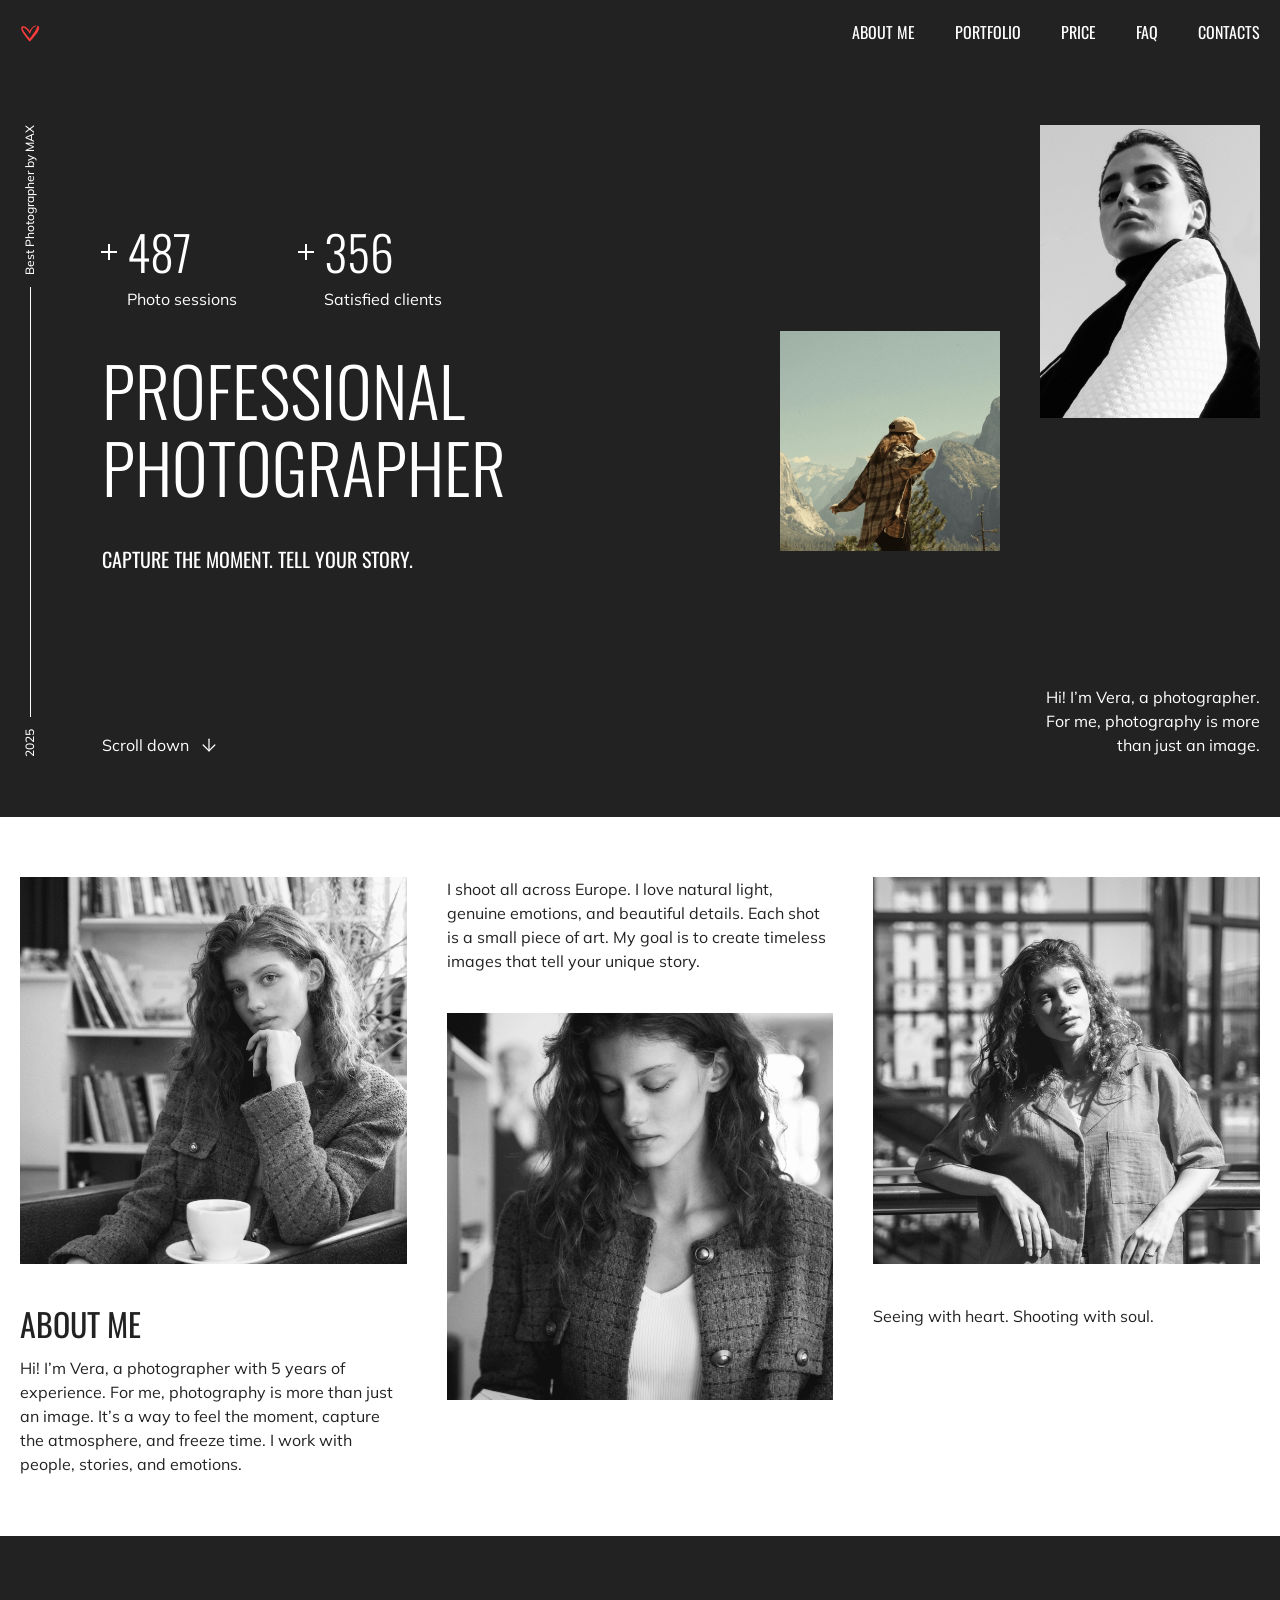
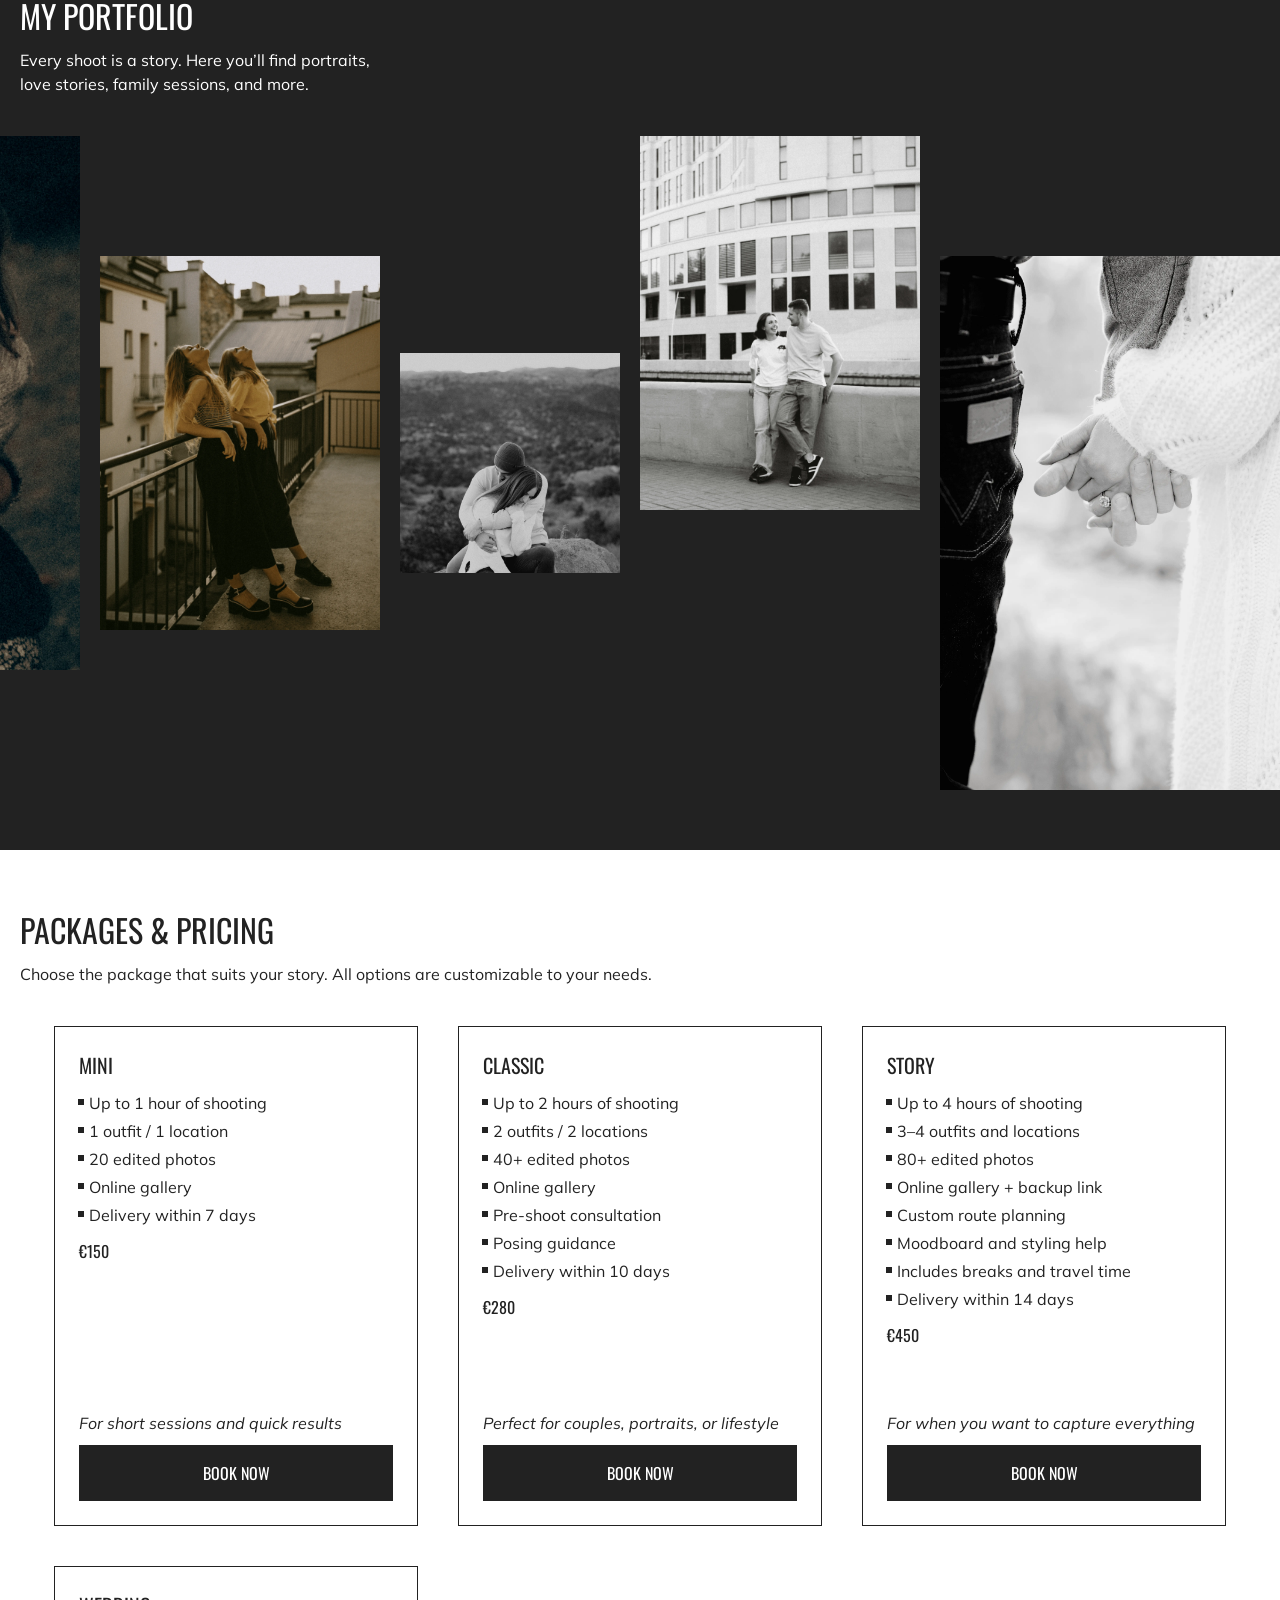
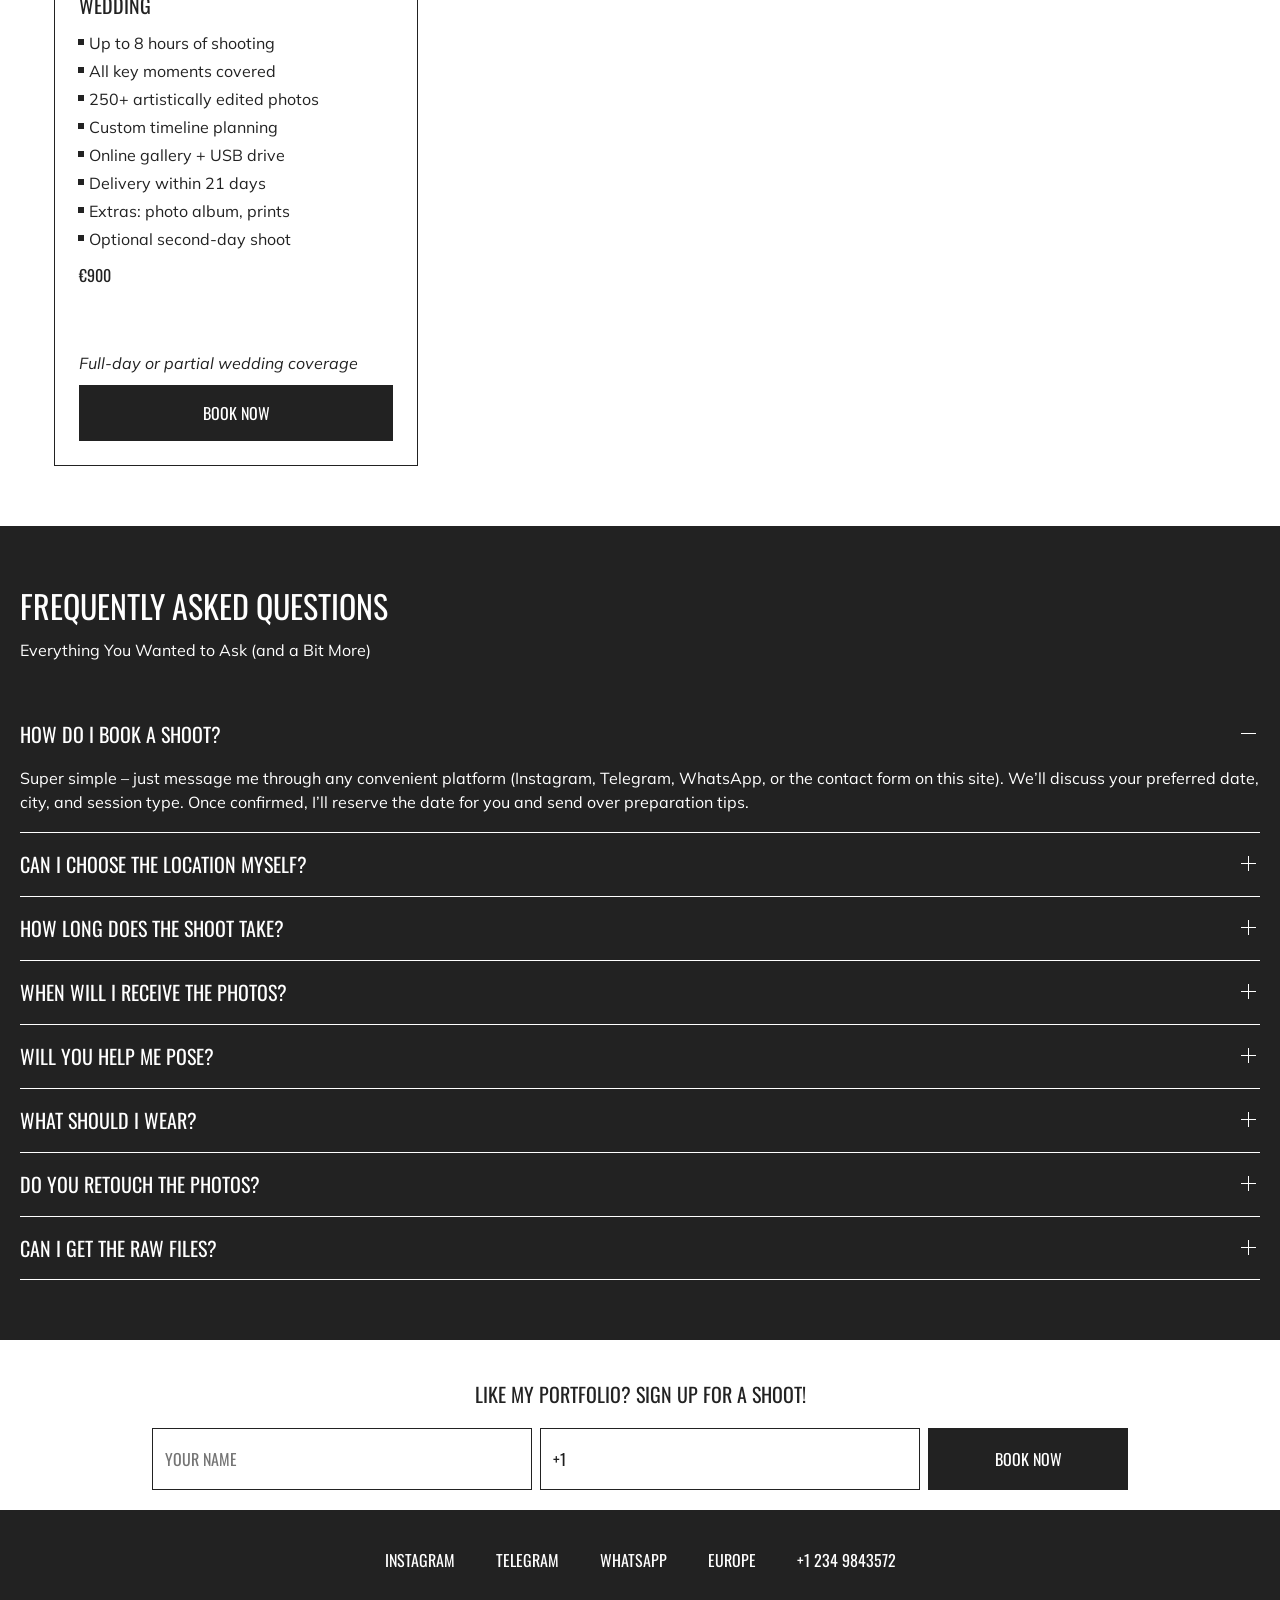
<file: index.html>
<!DOCTYPE html>
<html lang="en">
  <head>
    <meta charset="UTF-8" />
    <meta name="viewport" content="width=device-width, initial-scale=1.0" />
    <link rel="icon" href="favicon.ico" />
    <link rel="stylesheet" href="modern-normalize.css" />
    <link rel="stylesheet" href="styles.css" />
    <title>Vera's portfolio</title>
  </head>
  <body>
    <header class="header">
      <div class="container">
        <div class="menu">
          <div class="menu__logo logo">
            <img src="icons/logo.svg" alt="logo" />
          </div>
          <nav class="menu__nav nav">
            <a href="#about" class="nav__item">About me</a>
            <a href="#portfolio" class="nav__item">Portfolio</a>
            <a href="#price" class="nav__item">Price</a>
            <a href="#faq" class="nav__item">Faq</a>
            <a href="#contacts" class="nav__item">Contacts</a>
          </nav>
          <div class="hamburger">
            <span></span>
            <span></span>
          </div>
        </div>
      </div>
    </header>
    <main>
      <section class="hero section">
        <div class="container">
          <div class="hero__wrapper">
            <div class="hero__sidebar sidebar">
              <div class="sidebar__award">Best Photographer by MAX</div>
              <div class="sidebar__line"></div>
              <div class="sidebar__year">2025</div>
            </div>
            <div class="hero__content">
              <div class="hero__info">
                <div class="hero__stats">
                  <div class="hero__stat">
                    <span class="hero__stat-number">487</span>
                    <span class="hero__stat-label">Photo sessions</span>
                  </div>
                  <div class="hero__stat">
                    <span class="hero__stat-number">356</span>
                    <span class="hero__stat-label">Satisfied clients</span>
                  </div>
                </div>
                <h1 class="hero__title main-title">
                  Professional photographer
                </h1>
                <p class="hero__subtitle">
                  Capture the Moment. Tell Your Story.
                </p>
                <a href="#about" class="hero__scroll-down scroll-down"
                  >Scroll down</a
                >
              </div>
              <div class="hero__images">
                <div class="hero__media">
                  <img
                    src="image/webp/img-10.webp"
                    alt="The model in front of the mountains."
                    width="220"
                    height="220"
                  />
                </div>
                <div class="hero__aside">
                  <img
                    src="image/webp/img-11.webp"
                    alt="The model is looking down from above."
                    width="280"
                    height="374"
                  />
                  <div class="hero__about-text">
                    Hi! I’m Vera, a photographer. For me, photography is more
                    than just an image.
                  </div>
                </div>
              </div>
            </div>
          </div>
          <div class="hero__footer"></div>
        </div>
      </section>
      <section class="about section" id="about">
        <div class="container">
          <div class="about__wrapper">
            <div class="about__block about__block--intro">
              <img
                src="image/webp/img-photographer-1.webp"
                alt="Vera's sitting on an armchair."
                width="728"
                height="728"
              />
              <h2 class="about__title section-title section-title--dark">
                About me
              </h2>
              <p class="about__text">
                Hi! I’m Vera, a photographer with 5 years of experience. For me,
                photography is more than just an image. It’s a way to feel the
                moment, capture the atmosphere, and freeze time. I work with
                people, stories, and emotions.
              </p>
            </div>
            <div class="about__block about__block--work">
              <p class="about__text about__text--center">
                I shoot all across Europe. I love natural light, genuine
                emotions, and beautiful details. Each shot is a small piece of
                art. My goal is to create timeless images that tell your unique
                story.
              </p>
              <img
                src="image/webp/img-photographer-2.webp"
                alt="Vera's looking down."
                width="728"
                height="728"
              />
            </div>
            <div class="about__block about__block--philosophy">
              <img
                src="image/webp/img-photographer-3.webp"
                alt="Vera's looking into the distance."
                width="728"
                height="728"
              />
              <p class="about__text about__text--right">
                Seeing with heart. Shooting with soul.
              </p>
            </div>
          </div>
        </div>
      </section>
      <section class="portfolio section" id="portfolio">
        <div class="container">
          <h2 class="portfolio__title section-title">My portfolio</h2>
          <p class="portfolio__subtitle subtitle">
            Every shoot is a story. Here you’ll find portraits, love stories,
            family sessions, and more.
          </p>
        </div>
        <div class="slider">
          <div class="portfolio__collage slider__wrapper">
            <div class="slider__list">
              <div class="slider__item slider__item--first">
                <img
                  src="image/webp/img-14.webp"
                  alt="Couple is walking by the sea at sunset."
                  width="3000"
                  height="4000"
                />
              </div>
              <div class="slider__item slider__item--second">
                <img
                  src="image/webp/img-21.webp"
                  alt="Black and white portrait of a couple, woman is kissing man."
                  width="3000"
                  height="4000"
                />
              </div>
              <div class="slider__item slider__item--third">
                <img
                  src="image/webp/img-22.webp"
                  alt="Woman is riding a horse in the mountains."
                  width="3000"
                  height="4000"
                />
              </div>
              <div class="slider__item slider__item--fourth">
                <img
                  src="image/webp/img-20.webp"
                  alt="Woman is hugging a man."
                  width="3000"
                  height="4000"
                />
              </div>
              <div class="slider__item slider__item--fifth">
                <img
                  src="image/webp/img-17.webp"
                  alt="Two women are standing on a balcony with old town buildings in the background."
                  width="3000"
                  height="4000"
                />
              </div>
              <div class="slider__item slider__item--sixth">
                <img
                  src="image/webp/img-1.webp"
                  alt="Black and white photo of a couple sitting on a stone, man is hugging the woman."
                  width="3000"
                  height="4000"
                />
              </div>
              <div class="slider__item slider__item--seventh">
                <img
                  src="image/webp/img-2.webp"
                  alt="Black and white photo of a couple standing in front of a building."
                  width="3000"
                  height="4000"
                />
              </div>
              <div class="slider__item slider__item--eighth">
                <img
                  src="image/webp/img-5.webp"
                  alt="Close-up of a couple holding hands."
                  width="3000"
                  height="4000"
                />
              </div>
              <div class="slider__item slider__item--ninth">
                <img
                  src="image/webp/img-7.webp"
                  alt="Couple dancing in a field."
                  width="3000"
                  height="4000"
                />
              </div>
              <div class="slider__item slider__item--tenth">
                <img
                  src="image/webp/img-8.webp"
                  alt="Black and white photo of a woman in a dress holding a man's hand."
                  width="3000"
                  height="4000"
                />
              </div>
              <div class="slider__item slider__item--eleventh">
                <img
                  src="image/webp/img-9.webp"
                  alt="Black and white photo of a man embracing a woman from behind, his arm around her neck."
                  width="3000"
                  height="4000"
                />
              </div>
              <div class="slider__item slider__item--twelfth">
                <img
                  src="image/webp/img-12.webp"
                  alt="A woman and a man looking at each other with the sea in the background."
                  width="3000"
                  height="4000"
                />
              </div>
            </div>
          </div>
        </div>
      </section>
      <section class="pricing section" id="price">
        <div class="container">
          <h2 class="pricing__title section-title section-title--dark">
            packages & pricing
          </h2>
          <p class="pricing__subtitle subtitle subtitle--dark">
            Choose the package that suits your story. All options are
            customizable to your needs.
          </p>
          <ul class="pricing__list">
            <li class="pricing__item package-card">
              <h3 class="package-card__name">Mini</h3>
              <div class="package-card__content">
                <ul class="package-card__options">
                  <li class="package-card__option">Up to 1 hour of shooting</li>
                  <li class="package-card__option">1 outfit / 1 location</li>
                  <li class="package-card__option">20 edited photos</li>
                  <li class="package-card__option">Online gallery</li>
                  <li class="package-card__option">Delivery within 7 days</li>
                </ul>
                <p class="package-card__price">€150</p>
              </div>
              <div class="package-card__footer">
                <p class="package-card__note">
                  For short sessions and quick results
                </p>
                <button class="package-card__button button">Book now</button>
              </div>
            </li>
            <li class="pricing__item package-card">
              <h3 class="package-card__name">Classic</h3>
              <div class="package-card__content">
                <ul class="package-card__options">
                  <li class="package-card__option">
                    Up to 2 hours of shooting
                  </li>
                  <li class="package-card__option">2 outfits / 2 locations</li>
                  <li class="package-card__option">40+ edited photos</li>
                  <li class="package-card__option">Online gallery</li>
                  <li class="package-card__option">Pre-shoot consultation</li>
                  <li class="package-card__option">Posing guidance</li>
                  <li class="package-card__option">Delivery within 10 days</li>
                </ul>
                <p class="package-card__price">€280</p>
              </div>
              <div class="package-card__footer">
                <p class="package-card__note">
                  Perfect for couples, portraits, or lifestyle
                </p>
                <button class="package-card__button button">Book now</button>
              </div>
            </li>
            <li class="pricing__item package-card">
              <h3 class="package-card__name">Story</h3>
              <div class="package-card__content">
                <ul class="package-card__options">
                  <li class="package-card__option">
                    Up to 4 hours of shooting
                  </li>
                  <li class="package-card__option">
                    3–4 outfits and locations
                  </li>
                  <li class="package-card__option">80+ edited photos</li>
                  <li class="package-card__option">
                    Online gallery + backup link
                  </li>
                  <li class="package-card__option">Custom route planning</li>
                  <li class="package-card__option">
                    Moodboard and styling help
                  </li>
                  <li class="package-card__option">
                    Includes breaks and travel time
                  </li>
                  <li class="package-card__option">Delivery within 14 days</li>
                </ul>
                <p class="package-card__price">€450</p>
              </div>
              <div class="package-card__footer">
                <p class="package-card__note">
                  For when you want to capture everything
                </p>
                <button class="package-card__button button">Book now</button>
              </div>
            </li>
            <li class="pricing__item package-card">
              <h3 class="package-card__name">Wedding</h3>
              <div class="package-card__content">
                <ul class="package-card__options">
                  <li class="package-card__option">
                    Up to 8 hours of shooting
                  </li>
                  <li class="package-card__option">All key moments covered</li>
                  <li class="package-card__option">
                    250+ artistically edited photos
                  </li>
                  <li class="package-card__option">Custom timeline planning</li>
                  <li class="package-card__option">
                    Online gallery + USB drive
                  </li>
                  <li class="package-card__option">Delivery within 21 days</li>
                  <li class="package-card__option">
                    Extras: photo album, prints
                  </li>
                  <li class="package-card__option">
                    Optional second-day shoot
                  </li>
                </ul>
                <p class="package-card__price">€900</p>
              </div>
              <div class="package-card__footer">
                <p class="package-card__note">
                  Full-day or partial wedding coverage
                </p>
                <button class="package-card__button button">Book now</button>
              </div>
            </li>
          </ul>
        </div>
      </section>
      <section class="faq section" id="faq">
        <div class="container">
          <div class="faq__wrapper">
            <div class="faq__intro">
              <h2 class="faq__title section-title">
                Frequently asked questions
              </h2>
              <p class="faq__subtitle subtitle">
                Everything You Wanted to Ask (and a Bit More)
              </p>
            </div>
            <div class="faq__accordion accordion">
              <div class="accordion__item accordion__item--active">
                <div class="accordion__label">How do I book a shoot?</div>
                <div class="accordion__content">
                  Super simple – just message me through any convenient platform
                  (Instagram, Telegram, WhatsApp, or the contact form on this
                  site). We’ll discuss your preferred date, city, and session
                  type. Once confirmed, I’ll reserve the date for you and send
                  over preparation tips.
                </div>
              </div>
              <div class="accordion__item">
                <div class="accordion__label">
                  Can I choose the location myself?
                </div>
                <div class="accordion__content">
                  Absolutely! If there’s a special place you love or have in
                  mind — I’m happy to shoot there. If you’re unsure, I can
                  suggest beautiful spots with great lighting and atmosphere,
                  tailored to your vision and mood.
                </div>
              </div>
              <div class="accordion__item">
                <div class="accordion__label">
                  How long does the shoot take?
                </div>
                <div class="accordion__content">
                  That depends on the package-card you choose. On average,
                  sessions last from 1 to 4 hours. We’ll plan the pace and type
                  of shoot together — from relaxed city strolls and love stories
                  to more dynamic or editorial sessions.
                </div>
              </div>
              <div class="accordion__item">
                <div class="accordion__label">
                  When will I receive the photos?
                </div>
                <div class="accordion__content">
                  You’ll receive your edited photos within 7–14 days. For event
                  and wedding sessions — up to 30 days. I deliver them in a
                  stylish online gallery, where you can download them in full
                  quality or easily share with friends and family.
                </div>
              </div>
              <div class="accordion__item">
                <div class="accordion__label">Will you help me pose?</div>
                <div class="accordion__content">
                  Definitely! I’ll guide you gently throughout the session —
                  where to look, how to move, how to relax. The goal is to make
                  you feel comfortable and natural. My approach is relaxed, and
                  I’ll never force awkward poses. The result? Real, expressive,
                  and beautiful photos.
                </div>
              </div>
              <div class="accordion__item">
                <div class="accordion__label">What should I wear?</div>
                <div class="accordion__content">
                  After booking, I’ll send you a style guide with suggestions
                  for colors, textures, and combinations. The most important
                  thing is that you feel confident in your outfit. I’m also
                  happy to help you coordinate looks or plan something cohesive
                  for couples or groups.
                </div>
              </div>
              <div class="accordion__item">
                <div class="accordion__label">Do you retouch the photos?</div>
                <div class="accordion__content">
                  Yes, all photos are color-corrected and lightly retouched. My
                  editing style is clean and natural — no overdone filters or
                  fake skin. Just you, at your best. Extra retouching is
                  available upon request.
                </div>
              </div>
              <div class="accordion__item">
                <div class="accordion__label">Can I get the raw files?</div>
                <div class="accordion__content">
                  I don’t deliver RAW files. My work includes not only shooting,
                  but also careful selection and editing to create a complete
                  and polished result. You’ll receive only the best images,
                  ready for printing, sharing, or publishing.
                </div>
              </div>
            </div>
          </div>
        </div>
      </section>
      <section class="subscribe">
        <div class="container">
          <h2 class="subscribe__title section-title section-title--dark">
            Like my portfolio? Sign up for a shoot!
          </h2>
          <form class="subscribe__form form" action="#" method="post">
            <label class="form__field">
              <span class="form__label visually-hidden">Your name</span>
              <input
                class="form__input"
                type="text"
                name="name"
                placeholder="Your name"
                required
              />
            </label>
            <label class="form__field">
              <span class="form__label visually-hidden">Phone number</span>
              <input
                class="form__input"
                type="tel"
                name="phone"
                value="+1"
                required
              />
            </label>
            <button class="form__button button button--short" type="submit">
              Book now
            </button>
          </form>
        </div>
      </section>
    </main>
    <footer class="footer" id="contacts">
      <div class="container">
        <ul class="footer__links">
          <li class="footer__link">
            <a class="footer__social-link" href="#">Instagram</a>
          </li>
          <li class="footer__link">
            <a class="footer__social-link" href="#">Telegram</a>
          </li>
          <li class="footer__link">
            <a class="footer__social-link" href="#">WhatsApp</a>
          </li>
          <li class="footer__link">
            <a class="footer__region" href="#">Europe</a>
          </li>
          <li class="footer__link">
            <address class="footer__contact">
              <a class="footer__phone" href="tel:+12349843572"
                >+1 234 9843572</a
              >
            </address>
          </li>
        </ul>
      </div>
    </footer>
    <div class="overlay hidden">
      <div class="overlay__inner">
        <div class="modal">
          <h2 class="modal__title section-title section-title--dark">
            Like my portfolio? Sign up for a shoot!
          </h2>
          <form class="modal__form form" action="#" method="post">
            <label class="form__field">
              <span class="form__label visually-hidden">Your name</span>
              <input
                class="form__input"
                type="text"
                name="name"
                placeholder="Your name"
                required
              />
            </label>
            <label class="form__field">
              <span class="form__label visually-hidden">Phone number</span>
              <input
                class="form__input"
                type="tel"
                name="phone"
                value="+1"
                required
              />
            </label>
            <button class="form__button button button--short" type="submit">
              Book now
            </button>
          </form>
          <button class="modal__close-button close-button"></button>
        </div>
      </div>
    </div>
    <script src="main.js"></script>
  </body>
</html>
</file>
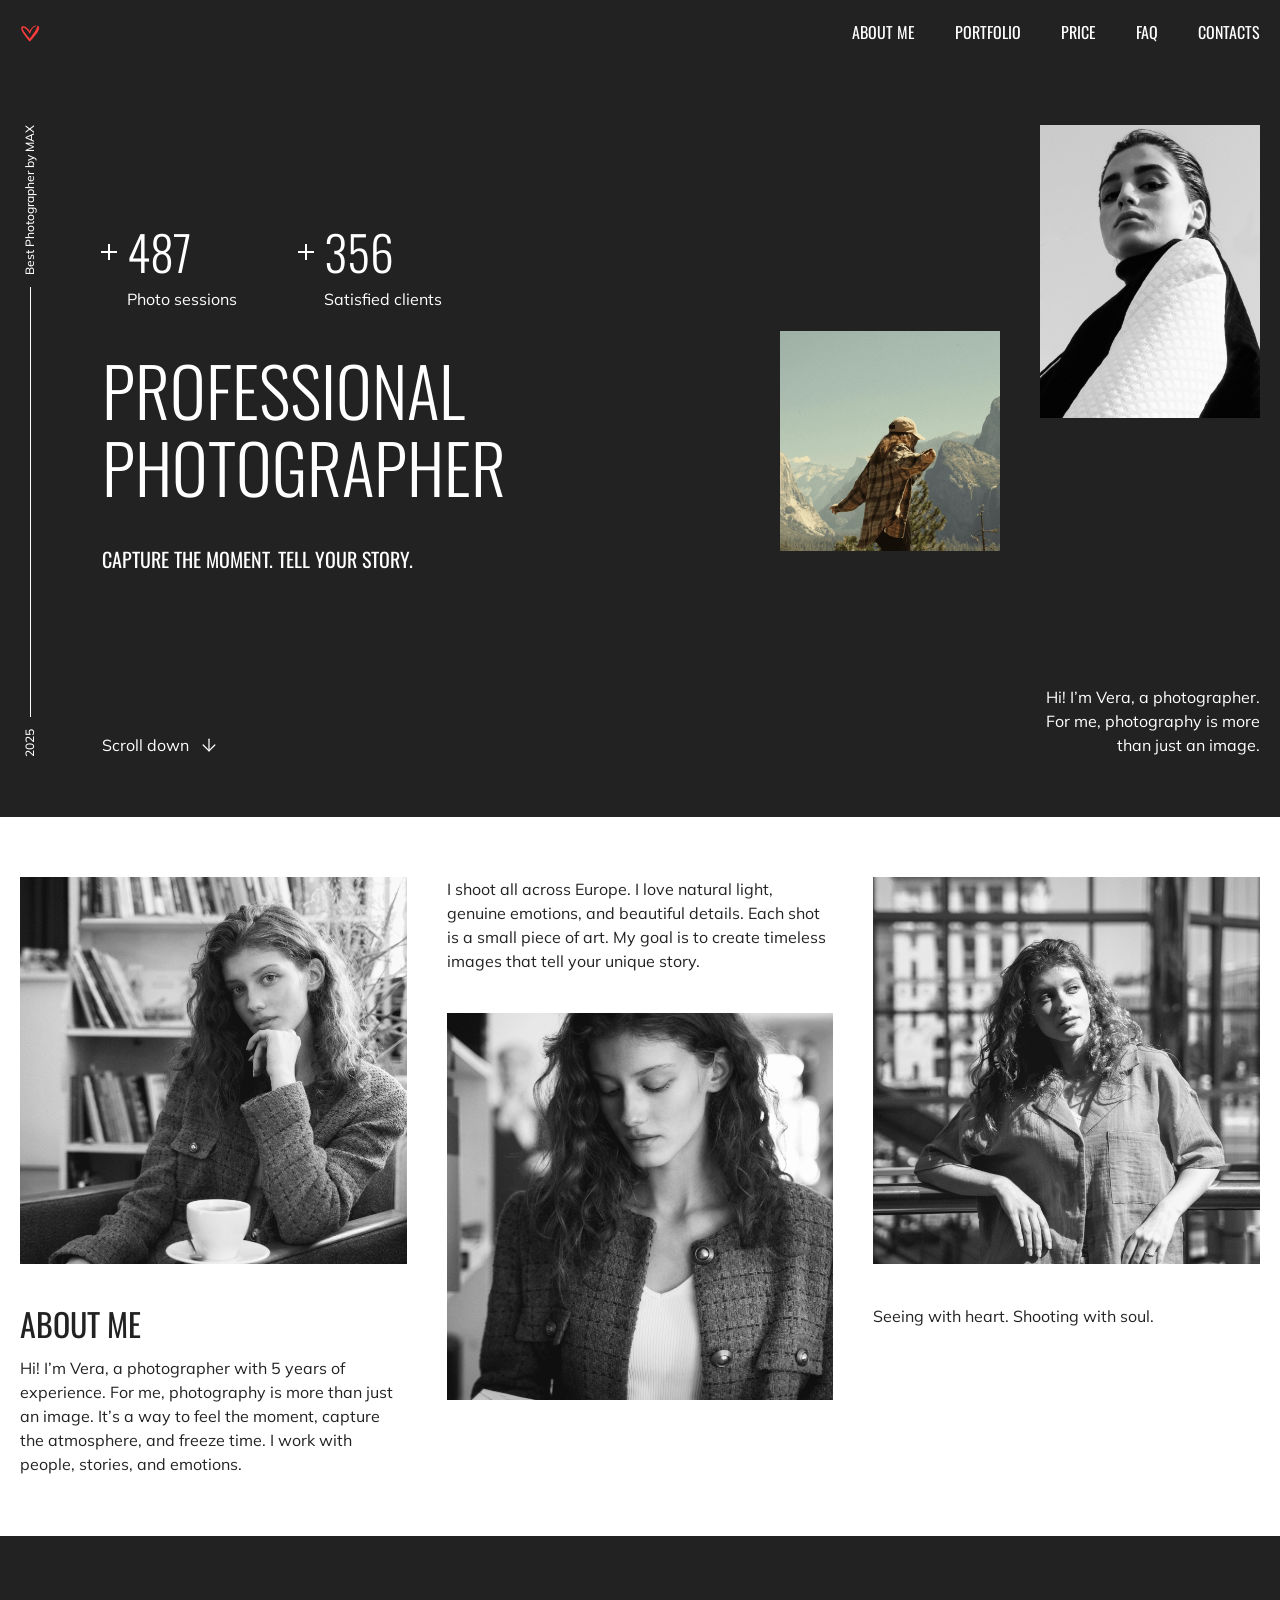
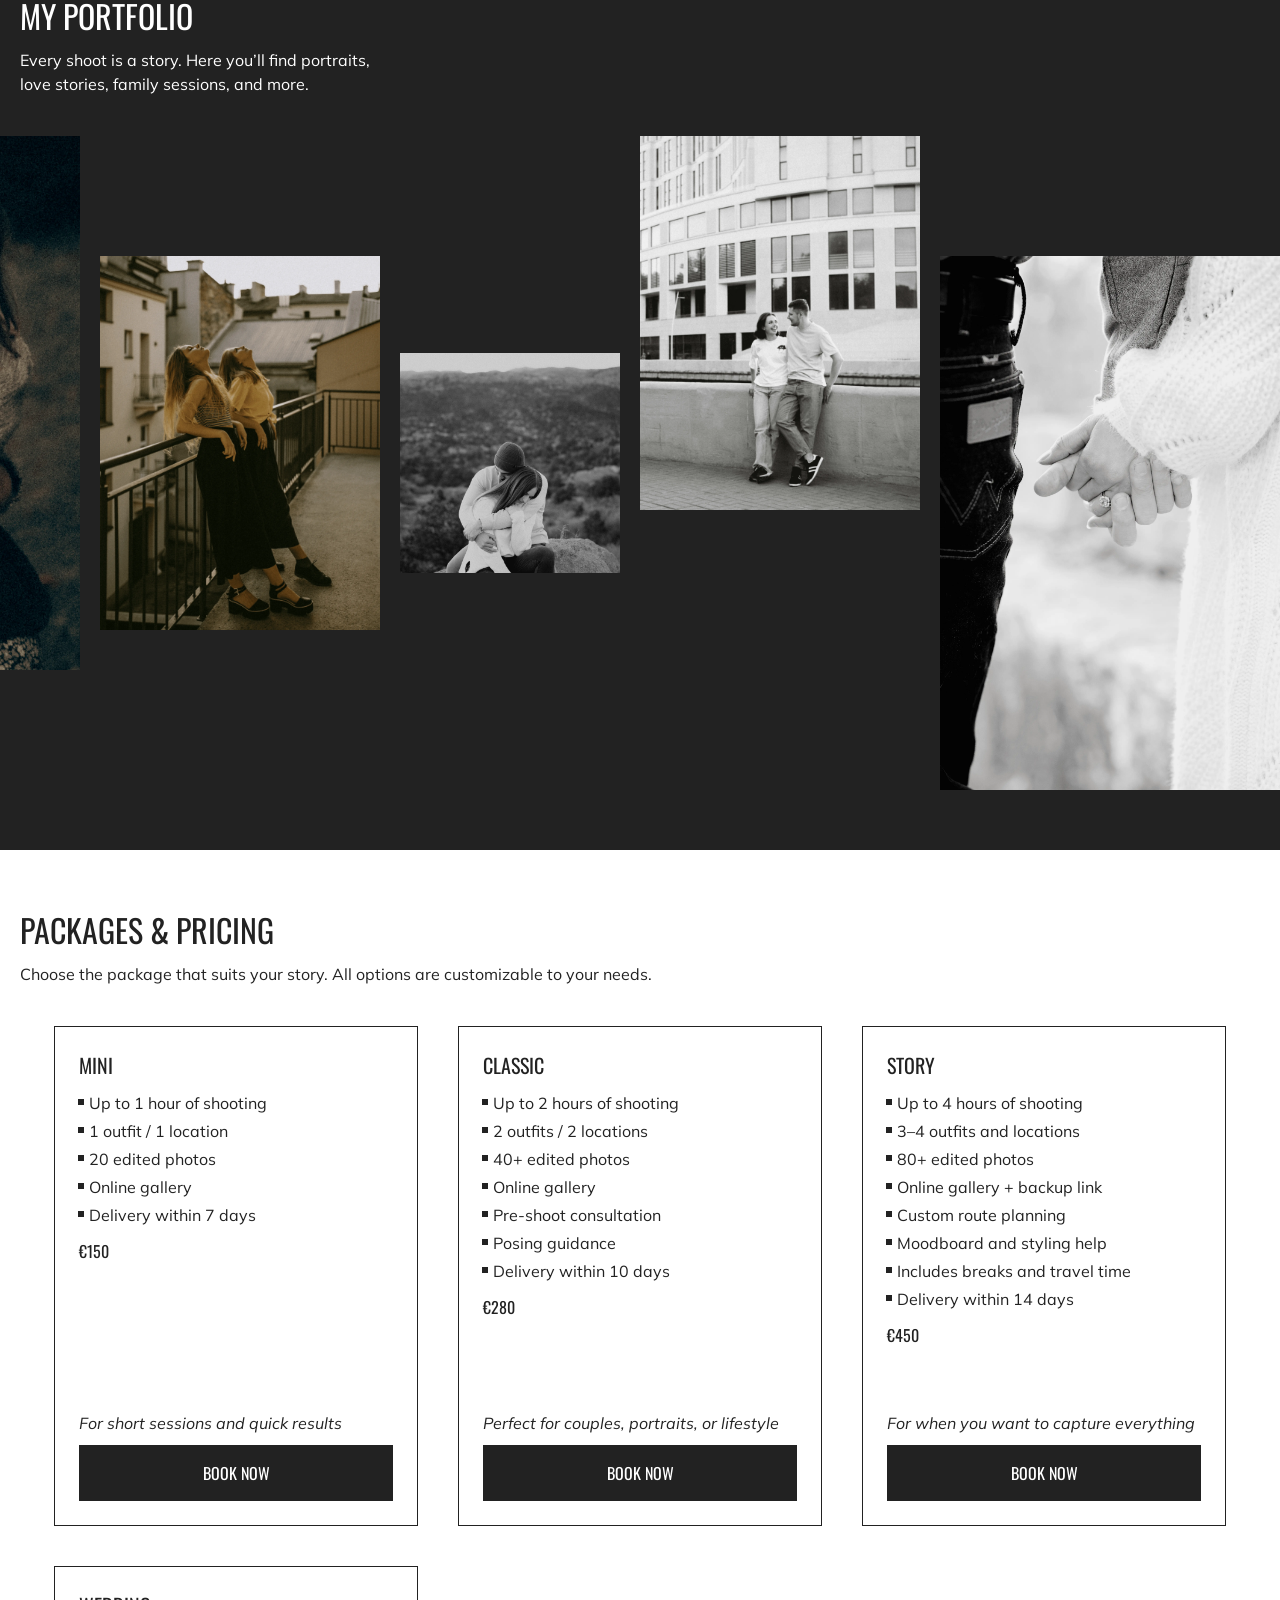
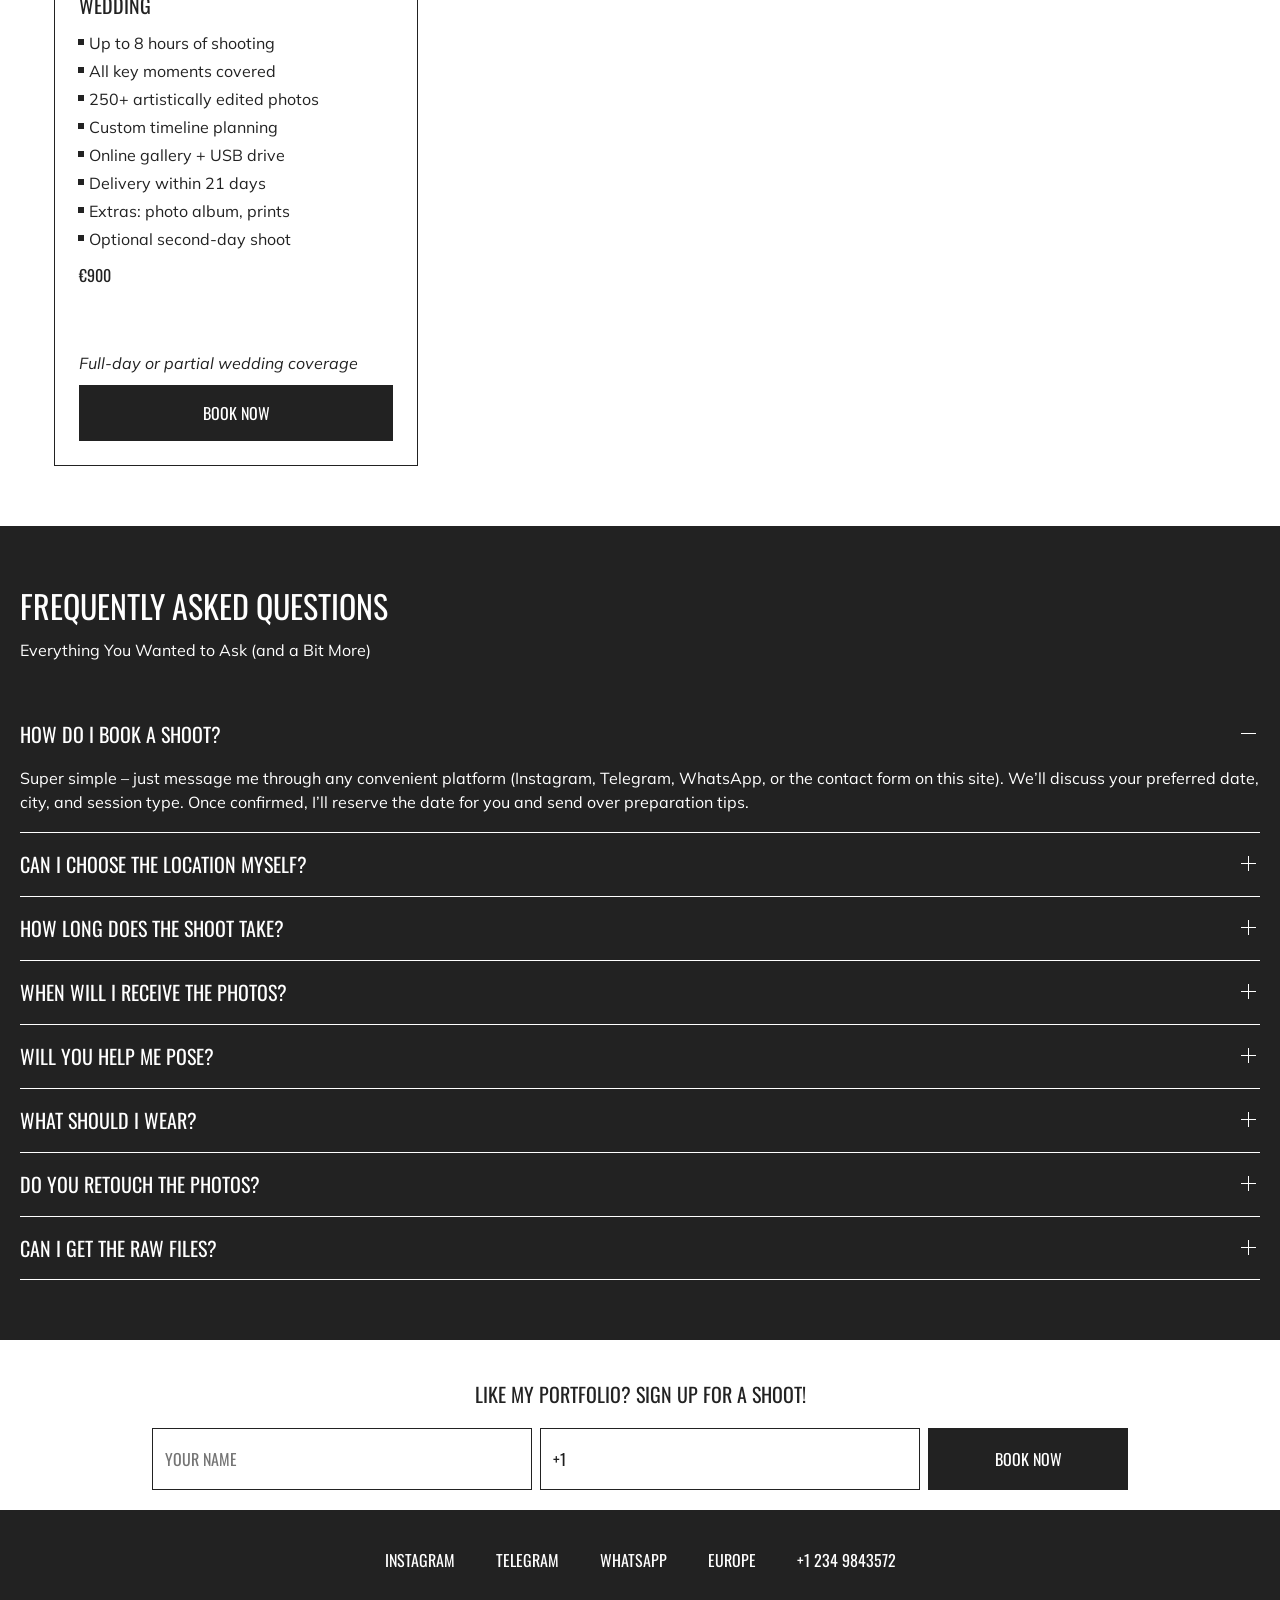
<file: portfolio/index.html>
<!DOCTYPE html>
<html lang="en">
  <head>
    <meta charset="UTF-8" />
    <meta name="viewport" content="width=device-width, initial-scale=1.0" />
    <link rel="icon" href="favicon.ico" />
    <link rel="stylesheet" href="modern-normalize.css" />
    <link rel="stylesheet" href="styles.css" />
    <title>Vera's portfolio</title>
  </head>
  <body>
    <header class="header">
      <div class="container">
        <div class="menu">
          <div class="menu__logo logo">
            <img src="../portfolio/icons/logo.svg" alt="logo" />
          </div>
          <nav class="menu__nav nav">
            <a href="#about" class="nav__item">About me</a>
            <a href="#portfolio" class="nav__item">Portfolio</a>
            <a href="#price" class="nav__item">Price</a>
            <a href="#faq" class="nav__item">Faq</a>
            <a href="#contacts" class="nav__item">Contacts</a>
          </nav>
          <div class="hamburger">
            <span></span>
            <span></span>
          </div>
        </div>
      </div>
    </header>
    <main>
      <section class="hero section">
        <div class="container">
          <div class="hero__wrapper">
            <div class="hero__sidebar sidebar">
              <div class="sidebar__award">Best Photographer by MAX</div>
              <div class="sidebar__line"></div>
              <div class="sidebar__year">2025</div>
            </div>
            <div class="hero__content">
              <div class="hero__info">
                <div class="hero__stats">
                  <div class="hero__stat">
                    <span class="hero__stat-number">487</span>
                    <span class="hero__stat-label">Photo sessions</span>
                  </div>
                  <div class="hero__stat">
                    <span class="hero__stat-number">356</span>
                    <span class="hero__stat-label">Satisfied clients</span>
                  </div>
                </div>
                <h1 class="hero__title main-title">
                  Professional photographer
                </h1>
                <p class="hero__subtitle">
                  Capture the Moment. Tell Your Story.
                </p>
                <a href="#about" class="hero__scroll-down scroll-down"
                  >Scroll down</a
                >
              </div>
              <div class="hero__images">
                <div class="hero__media">
                  <img
                    src="image/webp/img-10.webp"
                    alt="The model in front of the mountains."
                    width="220"
                    height="220"
                  />
                </div>
                <div class="hero__aside">
                  <img
                    src="image/webp/img-11.webp"
                    alt="The model is looking down from above."
                    width="280"
                    height="374"
                  />
                  <div class="hero__about-text">
                    Hi! I’m Vera, a photographer. For me, photography is more
                    than just an image.
                  </div>
                </div>
              </div>
            </div>
          </div>
          <div class="hero__footer"></div>
        </div>
      </section>
      <section class="about section" id="about">
        <div class="container">
          <div class="about__wrapper">
            <div class="about__block about__block--intro">
              <img
                src="image/webp/img-photographer-1.webp"
                alt="Vera's sitting on an armchair."
                width="728"
                height="728"
              />
              <h2 class="about__title section-title section-title--dark">
                About me
              </h2>
              <p class="about__text">
                Hi! I’m Vera, a photographer with 5 years of experience. For me,
                photography is more than just an image. It’s a way to feel the
                moment, capture the atmosphere, and freeze time. I work with
                people, stories, and emotions.
              </p>
            </div>
            <div class="about__block about__block--work">
              <p class="about__text about__text--center">
                I shoot all across Europe. I love natural light, genuine
                emotions, and beautiful details. Each shot is a small piece of
                art. My goal is to create timeless images that tell your unique
                story.
              </p>
              <img
                src="image/webp/img-photographer-2.webp"
                alt="Vera's looking down."
                width="728"
                height="728"
              />
            </div>
            <div class="about__block about__block--philosophy">
              <img
                src="image/webp/img-photographer-3.webp"
                alt="Vera's looking into the distance."
                width="728"
                height="728"
              />
              <p class="about__text about__text--right">
                Seeing with heart. Shooting with soul.
              </p>
            </div>
          </div>
        </div>
      </section>
      <section class="portfolio section" id="portfolio">
        <div class="container">
          <h2 class="portfolio__title section-title">My portfolio</h2>
          <p class="portfolio__subtitle subtitle">
            Every shoot is a story. Here you’ll find portraits, love stories,
            family sessions, and more.
          </p>
        </div>
        <div class="slider">
          <div class="portfolio__collage slider__wrapper">
            <div class="slider__list">
              <div class="slider__item slider__item--first">
                <img
                  src="image/webp/img-14.webp"
                  alt="Couple is walking by the sea at sunset."
                  width="3000"
                  height="4000"
                />
              </div>
              <div class="slider__item slider__item--second">
                <img
                  src="image/webp/img-21.webp"
                  alt="Black and white portrait of a couple, woman is kissing man."
                  width="3000"
                  height="4000"
                />
              </div>
              <div class="slider__item slider__item--third">
                <img
                  src="image/webp/img-22.webp"
                  alt="Woman is riding a horse in the mountains."
                  width="3000"
                  height="4000"
                />
              </div>
              <div class="slider__item slider__item--fourth">
                <img
                  src="image/webp/img-20.webp"
                  alt="Woman is hugging a man."
                  width="3000"
                  height="4000"
                />
              </div>
              <div class="slider__item slider__item--fifth">
                <img
                  src="image/webp/img-17.webp"
                  alt="Two women are standing on a balcony with old town buildings in the background."
                  width="3000"
                  height="4000"
                />
              </div>
              <div class="slider__item slider__item--sixth">
                <img
                  src="image/webp/img-1.webp"
                  alt="Black and white photo of a couple sitting on a stone, man is hugging the woman."
                  width="3000"
                  height="4000"
                />
              </div>
              <div class="slider__item slider__item--seventh">
                <img
                  src="image/webp/img-2.webp"
                  alt="Black and white photo of a couple standing in front of a building."
                  width="3000"
                  height="4000"
                />
              </div>
              <div class="slider__item slider__item--eighth">
                <img
                  src="image/webp/img-5.webp"
                  alt="Close-up of a couple holding hands."
                  width="3000"
                  height="4000"
                />
              </div>
              <div class="slider__item slider__item--ninth">
                <img
                  src="image/webp/img-7.webp"
                  alt="Couple dancing in a field."
                  width="3000"
                  height="4000"
                />
              </div>
              <div class="slider__item slider__item--tenth">
                <img
                  src="image/webp/img-8.webp"
                  alt="Black and white photo of a woman in a dress holding a man's hand."
                  width="3000"
                  height="4000"
                />
              </div>
              <div class="slider__item slider__item--eleventh">
                <img
                  src="image/webp/img-9.webp"
                  alt="Black and white photo of a man embracing a woman from behind, his arm around her neck."
                  width="3000"
                  height="4000"
                />
              </div>
              <div class="slider__item slider__item--twelfth">
                <img
                  src="image/webp/img-12.webp"
                  alt="A woman and a man looking at each other with the sea in the background."
                  width="3000"
                  height="4000"
                />
              </div>
            </div>
          </div>
        </div>
      </section>
      <section class="pricing section" id="price">
        <div class="container">
          <h2 class="pricing__title section-title section-title--dark">
            packages & pricing
          </h2>
          <p class="pricing__subtitle subtitle subtitle--dark">
            Choose the package that suits your story. All options are
            customizable to your needs.
          </p>
          <ul class="pricing__list">
            <li class="pricing__item package-card">
              <h3 class="package-card__name">Mini</h3>
              <div class="package-card__content">
                <ul class="package-card__options">
                  <li class="package-card__option">Up to 1 hour of shooting</li>
                  <li class="package-card__option">1 outfit / 1 location</li>
                  <li class="package-card__option">20 edited photos</li>
                  <li class="package-card__option">Online gallery</li>
                  <li class="package-card__option">Delivery within 7 days</li>
                </ul>
                <p class="package-card__price">€150</p>
              </div>
              <div class="package-card__footer">
                <p class="package-card__note">
                  For short sessions and quick results
                </p>
                <button class="package-card__button button">Book now</button>
              </div>
            </li>
            <li class="pricing__item package-card">
              <h3 class="package-card__name">Classic</h3>
              <div class="package-card__content">
                <ul class="package-card__options">
                  <li class="package-card__option">
                    Up to 2 hours of shooting
                  </li>
                  <li class="package-card__option">2 outfits / 2 locations</li>
                  <li class="package-card__option">40+ edited photos</li>
                  <li class="package-card__option">Online gallery</li>
                  <li class="package-card__option">Pre-shoot consultation</li>
                  <li class="package-card__option">Posing guidance</li>
                  <li class="package-card__option">Delivery within 10 days</li>
                </ul>
                <p class="package-card__price">€280</p>
              </div>
              <div class="package-card__footer">
                <p class="package-card__note">
                  Perfect for couples, portraits, or lifestyle
                </p>
                <button class="package-card__button button">Book now</button>
              </div>
            </li>
            <li class="pricing__item package-card">
              <h3 class="package-card__name">Story</h3>
              <div class="package-card__content">
                <ul class="package-card__options">
                  <li class="package-card__option">
                    Up to 4 hours of shooting
                  </li>
                  <li class="package-card__option">
                    3–4 outfits and locations
                  </li>
                  <li class="package-card__option">80+ edited photos</li>
                  <li class="package-card__option">
                    Online gallery + backup link
                  </li>
                  <li class="package-card__option">Custom route planning</li>
                  <li class="package-card__option">
                    Moodboard and styling help
                  </li>
                  <li class="package-card__option">
                    Includes breaks and travel time
                  </li>
                  <li class="package-card__option">Delivery within 14 days</li>
                </ul>
                <p class="package-card__price">€450</p>
              </div>
              <div class="package-card__footer">
                <p class="package-card__note">
                  For when you want to capture everything
                </p>
                <button class="package-card__button button">Book now</button>
              </div>
            </li>
            <li class="pricing__item package-card">
              <h3 class="package-card__name">Wedding</h3>
              <div class="package-card__content">
                <ul class="package-card__options">
                  <li class="package-card__option">
                    Up to 8 hours of shooting
                  </li>
                  <li class="package-card__option">All key moments covered</li>
                  <li class="package-card__option">
                    250+ artistically edited photos
                  </li>
                  <li class="package-card__option">Custom timeline planning</li>
                  <li class="package-card__option">
                    Online gallery + USB drive
                  </li>
                  <li class="package-card__option">Delivery within 21 days</li>
                  <li class="package-card__option">
                    Extras: photo album, prints
                  </li>
                  <li class="package-card__option">
                    Optional second-day shoot
                  </li>
                </ul>
                <p class="package-card__price">€900</p>
              </div>
              <div class="package-card__footer">
                <p class="package-card__note">
                  Full-day or partial wedding coverage
                </p>
                <button class="package-card__button button">Book now</button>
              </div>
            </li>
          </ul>
        </div>
      </section>
      <section class="faq section" id="faq">
        <div class="container">
          <div class="faq__wrapper">
            <div class="faq__intro">
              <h2 class="faq__title section-title">
                Frequently asked questions
              </h2>
              <p class="faq__subtitle subtitle">
                Everything You Wanted to Ask (and a Bit More)
              </p>
            </div>
            <div class="faq__accordion accordion">
              <div class="accordion__item accordion__item--active">
                <div class="accordion__label">How do I book a shoot?</div>
                <div class="accordion__content">
                  Super simple – just message me through any convenient platform
                  (Instagram, Telegram, WhatsApp, or the contact form on this
                  site). We’ll discuss your preferred date, city, and session
                  type. Once confirmed, I’ll reserve the date for you and send
                  over preparation tips.
                </div>
              </div>
              <div class="accordion__item">
                <div class="accordion__label">
                  Can I choose the location myself?
                </div>
                <div class="accordion__content">
                  Absolutely! If there’s a special place you love or have in
                  mind — I’m happy to shoot there. If you’re unsure, I can
                  suggest beautiful spots with great lighting and atmosphere,
                  tailored to your vision and mood.
                </div>
              </div>
              <div class="accordion__item">
                <div class="accordion__label">
                  How long does the shoot take?
                </div>
                <div class="accordion__content">
                  That depends on the package-card you choose. On average,
                  sessions last from 1 to 4 hours. We’ll plan the pace and type
                  of shoot together — from relaxed city strolls and love stories
                  to more dynamic or editorial sessions.
                </div>
              </div>
              <div class="accordion__item">
                <div class="accordion__label">
                  When will I receive the photos?
                </div>
                <div class="accordion__content">
                  You’ll receive your edited photos within 7–14 days. For event
                  and wedding sessions — up to 30 days. I deliver them in a
                  stylish online gallery, where you can download them in full
                  quality or easily share with friends and family.
                </div>
              </div>
              <div class="accordion__item">
                <div class="accordion__label">Will you help me pose?</div>
                <div class="accordion__content">
                  Definitely! I’ll guide you gently throughout the session —
                  where to look, how to move, how to relax. The goal is to make
                  you feel comfortable and natural. My approach is relaxed, and
                  I’ll never force awkward poses. The result? Real, expressive,
                  and beautiful photos.
                </div>
              </div>
              <div class="accordion__item">
                <div class="accordion__label">What should I wear?</div>
                <div class="accordion__content">
                  After booking, I’ll send you a style guide with suggestions
                  for colors, textures, and combinations. The most important
                  thing is that you feel confident in your outfit. I’m also
                  happy to help you coordinate looks or plan something cohesive
                  for couples or groups.
                </div>
              </div>
              <div class="accordion__item">
                <div class="accordion__label">Do you retouch the photos?</div>
                <div class="accordion__content">
                  Yes, all photos are color-corrected and lightly retouched. My
                  editing style is clean and natural — no overdone filters or
                  fake skin. Just you, at your best. Extra retouching is
                  available upon request.
                </div>
              </div>
              <div class="accordion__item">
                <div class="accordion__label">Can I get the raw files?</div>
                <div class="accordion__content">
                  I don’t deliver RAW files. My work includes not only shooting,
                  but also careful selection and editing to create a complete
                  and polished result. You’ll receive only the best images,
                  ready for printing, sharing, or publishing.
                </div>
              </div>
            </div>
          </div>
        </div>
      </section>
      <section class="subscribe">
        <div class="container">
          <h2 class="subscribe__title section-title section-title--dark">
            Like my portfolio? Sign up for a shoot!
          </h2>
          <form class="subscribe__form form" action="#" method="post">
            <label class="form__field">
              <span class="form__label visually-hidden">Your name</span>
              <input
                class="form__input"
                type="text"
                name="name"
                placeholder="Your name"
                required
              />
            </label>
            <label class="form__field">
              <span class="form__label visually-hidden">Phone number</span>
              <input
                class="form__input"
                type="tel"
                name="phone"
                value="+1"
                required
              />
            </label>
            <button class="form__button button button--short" type="submit">
              Book now
            </button>
          </form>
        </div>
      </section>
    </main>
    <footer class="footer" id="contacts">
      <div class="container">
        <ul class="footer__links">
          <li class="footer__link">
            <a class="footer__social-link" href="#">Instagram</a>
          </li>
          <li class="footer__link">
            <a class="footer__social-link" href="#">Telegram</a>
          </li>
          <li class="footer__link">
            <a class="footer__social-link" href="#">WhatsApp</a>
          </li>
          <li class="footer__link">
            <a class="footer__region" href="#">Europe</a>
          </li>
          <li class="footer__link">
            <address class="footer__contact">
              <a class="footer__phone" href="tel:+12349843572"
                >+1 234 9843572</a
              >
            </address>
          </li>
        </ul>
      </div>
    </footer>
    <div class="overlay hidden">
      <div class="overlay__inner">
        <div class="modal">
          <h2 class="modal__title section-title section-title--dark">
            Like my portfolio? Sign up for a shoot!
          </h2>
          <form class="modal__form form" action="#" method="post">
            <label class="form__field">
              <span class="form__label visually-hidden">Your name</span>
              <input
                class="form__input"
                type="text"
                name="name"
                placeholder="Your name"
                required
              />
            </label>
            <label class="form__field">
              <span class="form__label visually-hidden">Phone number</span>
              <input
                class="form__input"
                type="tel"
                name="phone"
                value="+1"
                required
              />
            </label>
            <button class="form__button button button--short" type="submit">
              Book now
            </button>
          </form>
          <button class="modal__close-button close-button"></button>
        </div>
      </div>
    </div>
    <script src="main.js"></script>
  </body>
</html>
</file>
<file: styles.css>
@font-face {
  font-family: "Oswald";
  src: url("fonts/Oswald-Light.woff2") format("woff2");
  font-weight: 300;
  font-style: normal;
  font-display: swap;
}

@font-face {
  font-family: "Oswald";
  src: url("fonts/Oswald-Regular.woff2") format("woff2");
  font-weight: 400;
  font-style: normal;
  font-display: swap;
}

@font-face {
  font-family: "Mulish";
  src: url("fonts/Mulish-Regular.woff2") format("woff2");
  font-weight: 400;
  font-style: normal;
  font-display: swap;
}

@font-face {
  font-family: "Mulish";
  src: url("fonts/Mulish-Medium.woff2") format("woff2");
  font-weight: 500;
  font-style: normal;
  font-display: swap;
}

@font-face {
  font-family: "Mulish";
  src: url("fonts/Mulish-Italic.woff2") format("woff2");
  font-weight: 400;
  font-style: italic;
  font-display: swap;
}

:root {
  --main-color: #222222;
  --secondary-color: #ffffff;
  --input-color: #1e1e1e;
  --hover-color: #ff3c3c;
  --overlay-color: rgba(34, 34, 34, 0.6);
  --main-font-family: "Mulish", Arial, sans-serif;
  --secondary-font-family: "Oswald", Arial, sans-serif;
}

.visually-hidden {
  position: absolute;
  width: 1px;
  height: 1px;
  margin: -1px;
  border: 0;
  padding: 0;
  white-space: nowrap;
  clip-path: inset(100%);
  clip: rect(0 0 0 0);
  overflow: hidden;
}

html,
body {
  height: 100%;
}

html {
  font-size: 1rem;
  scroll-behavior: smooth;
}

body {
  display: flex;
  flex-direction: column;
  min-height: 100vh;
  margin: 0;
  font-family: "Mulish", Arial, sans-serif;
  font-weight: 400;
  line-height: 1.5;
  background: var(--main-color);
  color: var(--secondary-color);
  overflow-x: hidden;
}

.modal-open {
  height: 100hv;
  overflow: hidden;
}

.overlay {
  position: fixed;
  top: 0;
  left: 0;
  display: flex;
  width: 100%;
  height: 100%;
  overflow: auto;
  background-color: rgba(0, 0, 0, 0.6);
  z-index: 10000;
}

.hidden {
  display: none;
}

main {
  flex: 1;
}

h1,
h2,
h3 {
  margin: 0;
  padding: 0;
}

img {
  display: block;
  max-width: 100%;
  height: auto;
  object-fit: cover;
}

ul {
  margin: 0;
  padding: 0;
  list-style: none;
}

a {
  color: var(--secondary-color);
  text-decoration: none;
}

p {
  margin: 0;
}

button {
  margin: 0;
  padding: 0;
  border: 0;
  cursor: pointer;
}

.container {
  max-width: 1440px;
  margin: 0 auto;
  padding-left: 20px;
  padding-right: 20px;
}

.section {
  padding: 60px 0;
}

.header {
  background-color: var(--main-color);
  padding: 20px 0;
}

.menu {
  display: flex;
  align-items: center;
  justify-content: space-between;
}

.nav__item:not(:last-child) {
  margin-right: 36px;
}

.nav__item {
  display: inline-block;
  font-family: var(--secondary-font-family);
  font-size: 1rem;
  font-weight: 400;
  text-transform: uppercase;
  transition: color 0.3s ease;
}

.hamburger {
  display: none;
}

.hero__wrapper {
  display: grid;
  grid-template-columns: 20px 1fr;
  gap: 40px;
}

.sidebar {
  position: relative;
  display: flex;
  flex-direction: column;
  align-items: center;
  justify-content: space-between;
  height: 100%;
  font-size: 0.75rem;
  font-weight: 500;
  line-height: 1.3;
}

.sidebar__award {
  writing-mode: vertical-rl;
  transform: rotate(180deg);
  margin-bottom: 12px;
}

.sidebar__year {
  writing-mode: vertical-rl;
  transform: rotate(180deg);
  margin-top: 12px;
}

.sidebar__line {
  flex: 1;
  width: 1px;
  background-color: var(--secondary-color);
}

.hero__content {
  display: flex;
  justify-content: space-between;
  gap: 100px;
}

.hero__info {
  padding-top: 100px;
  padding-left: 22px;
}

.hero__images {
  display: flex;
  gap: 40px;
}

.hero__footer {
  display: flex;
  align-items: center;
  justify-content: space-between;
}

.hero__stats {
  display: flex;
  align-items: center;
  justify-content: space-between;
  width: 340px;
  margin-bottom: 40px;
  padding-left: 25px;
}

.hero__stat-number {
  position: relative;
  display: block;
  margin-bottom: 8px;
  font-family: var(--secondary-font-family);
  font-weight: 300;
  font-size: 3rem;
  line-height: 1.125;
  text-transform: uppercase;
  text-align: left;
}

.hero__stat-number::before {
  content: "";
  position: absolute;
  width: 16px;
  height: 2px;
  bottom: 26px;
  left: -26px;
  background-color: var(--secondary-color);
}

.hero__stat-number::after {
  content: "";
  position: absolute;
  width: 16px;
  height: 2px;
  bottom: 26px;
  left: -26px;
  transform: rotate(90deg);
  background-color: var(--secondary-color);
}

.hero__stat-label {
  font-weight: 400;
  font-size: 1rem;
  line-height: 1.5;
}

.main-title {
  max-width: 408px;
  font-family: var(--secondary-font-family);
  font-weight: 300;
  font-size: 7.25rem;
  line-height: 1.13793;
  text-transform: uppercase;
}

.hero__title {
  margin-bottom: 40px;
}

.hero__subtitle {
  margin-bottom: 160px;
  font-family: var(--secondary-font-family);
  font-weight: 400;
  font-size: 1.25rem;
  line-height: 1.4;
  text-transform: uppercase;
}

.scroll-down {
  position: relative;
  transition: color 0.3s ease;
}

.scroll-down::after {
  content: "";
  position: absolute;
  top: 50%;
  right: -30px;
  transform: translateY(-50%);
  width: 20px;
  height: 20px;
  mask: url("icons/arrow-down.svg") center / contain no-repeat;
  background-color: currentColor;
}

.hero__media {
  display: grid;
  place-items: center;
}

.hero__media img {
  width: 220px;
  aspect-ratio: 1 / 1;
}

.hero__aside {
  display: flex;
  flex-direction: column;
  justify-content: space-between;
}

.hero__about-text {
  align-self: flex-end;
  width: 220px;
  text-align: right;
}

.about {
  background-color: var(--secondary-color);
}

.about__wrapper {
  display: grid;
  gap: 40px;
  grid-template-columns: repeat(auto-fit, minmax(340px, 1fr));
  align-items: flex-start;
}

.about__block img {
  aspect-ratio: 1 / 1;
  width: 100%;
}

.section-title {
  font-family: var(--secondary-font-family);
  font-weight: 400;
  font-size: 2rem;
  line-height: 1.25;
  text-transform: uppercase;
  color: var(--secondary-color);
}

.section-title--dark {
  color: var(--main-color);
}

.about__title {
  margin: 40px 0 12px;
}

.about__text {
  font-family: var(--main-font-family);
  line-height: 1.5;
  color: var(--main-color);
}

.about__text--center {
  margin-bottom: 40px;
}

.about__text--center {
  margin-bottom: 40px;
}

.about__text--right {
  margin-top: 40px;
}

.subtitle {
  margin-top: 12px;
  font-family: var(--main-font-family);
  line-height: 1.5;
  color: var(--secondary-color);
}

.portfolio__subtitle {
  max-width: 360px;
}

.slider {
  width: 100vw;
  overflow: hidden;
  display: flex;
  justify-content: center;
}

.slider__wrapper {
  margin: 0 auto;
  width: 1440px;
  height: 654px;
  margin-top: 40px;
}

.slider__list {
  display: flex;
  align-items: center;
  gap: 20px;
  transform: translateX(-1220px);
  height: 100%;
  transition: transform 0.12s linear;
  /* overflow: hidden; */
}

.slider__item {
  flex: 0 0 auto;
}

.slider__item--first,
.slider__item--eighth {
  align-self: flex-end;
}

.slider__item--fourth,
.slider__item--seventh,
.slider__item--tenth,
.slider__item--twelfth {
  align-self: flex-start;
}

.slider__item--third,
.slider__item--fifth,
.slider__item--eleventh {
  margin-bottom: 40px;
}

.slider__item--first img,
.slider__item--fourth img,
.slider__item--eighth img,
.slider__item--twelfth img {
  width: 400px;
  height: 534px;
}

.slider__item--second img,
.slider__item--sixth img,
.slider__item--ninth img {
  width: 220px;
  aspect-ratio: 1 / 1;
}

.slider__item--third img,
.slider__item--fifth img,
.slider__item--seventh img,
.slider__item--tenth img,
.slider__item--eleventh img {
  width: 280px;
  height: 374px;
}

.pricing {
  background-color: var(--secondary-color);
}

.subtitle--dark {
  color: var(--main-color);
}

.pricing__list {
  display: grid;
  grid-template-columns: repeat(auto-fit, minmax(316px, 1fr));
  gap: 40px;
  margin-top: 40px;
}

.package-card {
  display: flex;
  flex-direction: column;
  min-height: 500px;
  padding: 24px;
  border: 1px solid var(--main-color);
  color: var(--main-color);
  transition: border-color 0.3s ease;
}

.package-card__content {
  flex-grow: 1;
}

.package-card__footer {
  margin-top: auto;
  display: flex;
  flex-direction: column;
  gap: 12px;
}

.package-card__name {
  font-family: var(--secondary-font-family);
  font-weight: 400;
  font-size: 1.25rem;
  line-height: 1.4;
  text-transform: uppercase;
}

.package-card__options {
  margin: 12px 0;
}

.package-card__option {
  position: relative;
  margin: 0 0 4px 10px;
  line-height: 1.5;
}

.package-card__option::before {
  content: "";
  position: absolute;
  top: 8px;
  left: -11px;
  width: 6px;
  height: 6px;
  background-color: var(--main-color);
}

.package-card__price {
  font-family: var(--secondary-font-family);
  line-height: 1.5;
  text-transform: uppercase;
}

.package-card__note {
  font-style: italic;
  line-height: 1.25;
}

.button {
  padding: 16px 20px;
  font-family: var(--secondary-font-family);
  font-size: 1rem;
  font-weight: 400;
  line-height: 1.5;
  text-transform: uppercase;
  text-align: center;
  border: 0;
  color: var(--secondary-color);
  background-color: var(--main-color);
  transition: background-color 0.3s ease;
}

.faq__wrapper {
  display: grid;
  grid-template-columns: repeat(auto-fit, minmax(340px, 1fr));
  gap: 40px;
}

.accordion__label {
  position: relative;
  padding: 18px 0;
  font-family: var(--secondary-font-family);
  font-weight: 400;
  font-size: 1.25rem;
  line-height: 1.4;
  text-transform: uppercase;
  box-shadow: inset 0 1px 0 0 var(--secondary-color);
  transition: color 0.3s ease;
  cursor: pointer;
}

.accordion__item:last-child .accordion__label {
  box-shadow: inset 0 1px 0 0 var(--secondary-color),
    inset 0 -1px 0 0 var(--secondary-color);
}

.accordion__item--active:not(:first-child) {
  box-shadow: inset 0 1px 0 0 var(--secondary-color);
}

.accordion__item--active:last-child .accordion__label {
  box-shadow: none;
}

.accordion__content {
  display: none;
}

.accordion__label::before,
.accordion__label::after {
  content: "";
  position: absolute;
  top: 31px;
  right: 4px;
  width: 15px;
  height: 1px;
  background-color: var(--secondary-color);
  transition: color 0.3s ease;
}

.accordion__label::before {
  transform: rotate(90deg);
}

.accordion__content {
  margin-bottom: 18px;
}

.accordion__item--active .accordion__content {
  display: block;
}

.accordion__item--active .accordion__label {
  box-shadow: none;
}

.accordion__item--active .accordion__label::before {
  transform: none;
}

.subscribe {
  padding-top: 40px;
  padding-bottom: 20px;
  background-color: var(--secondary-color);
}

.subscribe__title {
  font-size: 1.25rem;
  line-height: 1.4;
  text-align: center;
  margin-bottom: 20px;
}

.form {
  margin: 0 auto;
  display: grid;
  grid-template-columns: repeat(2, 1fr) 200px;
  max-width: 976px;
  gap: 8px;
  padding-inline: 0;
}

.form__label {
  pointer-events: none;
}

.form__input {
  margin: 0;
  width: 100%;
  padding: 18px 12px;
  font-family: var(--secondary-font-family);
  font-weight: 400;
  font-size: 1rem;
  line-height: 1.5;
  text-transform: uppercase;
  border: 1px solid var(--main-color);
  color: var(--input-color);
  transition: color 0.3s ease;
  outline: none;
}

.form__input:focus,
.form__input:active {
  border-color: var(--hover-color);
}

.button--short {
  min-width: 200px;
}
.subscribe__button {
  width: 100%;
  max-width: 352px;
}

.footer {
  padding-top: 38px;
  padding-bottom: 38px;
  font-family: var(--secondary-font-family);
  line-height: 1.5;
  text-transform: uppercase;
}

.footer__links {
  display: flex;
  align-items: center;
  justify-content: center;
  gap: 41px;
}

.footer__phone {
  font-style: normal;
}
.footer__social-link,
.footer__region,
.footer__phone {
  transition: color 0.3s ease;
}

.overlay__inner {
  position: relative;
  margin: 0 20px;
  width: 100%;
}

.modal {
  position: absolute;
  top: 50%;
  left: 50%;
  display: flex;
  flex-direction: column;
  justify-content: center;
  align-items: center;
  max-width: 500px;
  width: 100%;
  min-height: 356px;
  padding: 60px;
  transform: translate(-50%, -50%);
  background-color: var(--secondary-color);
}

.modal__title {
  margin-bottom: 12px;
  font-family: var(--secondary-font-family);
  font-weight: 400;
  font-size: 20px;
  line-height: 140%;
  text-transform: uppercase;
  text-align: center;
  color: var(--main-color);
}

.modal__form {
  display: flex;
  flex-direction: column;
  width: 100%;
}

.close-button {
  display: block;
  width: 24px;
  height: 24px;
  padding: 31px;
  background-image: url('icons/close-button.svg');
  background-position: center;
  background-repeat: no-repeat;
  background-color: var(--secondary-color);
}

.modal__close-button {
  position: absolute;
  top: 0;
  right: 0;
}

@media (max-width: 1200px) {
  .hero__media {
    display: none;
  }

  .main-title {
    font-size: 5rem;
  }

  .about__wrapper {
    grid-template-columns: 1fr;
  }

  .about__block:nth-child(3) img {
    display: none;
  }
  .about__text--right {
    margin-top: 0;
  }

  .pricing__list {
    gap: 20px;
  }

  .faq__wrapper {
    grid-template-columns: 1fr;
  }
}

@media (max-width: 1439px) {
  .main-title {
    font-size: 4.24rem;
  }
  .hero__content {
    gap: 20px;
  }

  .hero__aside img {
    width: 220px;
  }

  .faq__wrapper {
    grid-template-columns: 1fr;
  }

  .slider__list {
    transform: translateX(-1556px);
  }

  .pricing__list {
    padding: 0 34px;
  }
}

@media (max-width: 768px) {
  .header {
    position: relative;
    z-index: 1000;
  }

  .menu__nav {
    position: fixed;
    display: flex;
    flex-direction: column;
    justify-content: center;
    align-items: center;
    top: 60px;
    padding-bottom: 60px;
    right: -100%;
    width: 100%;
    height: 100vh;
    background-color: var(--main-color);
    transition: 0.3s all;
  }
  .menu__nav--active {
    right: 0;
  }

  .nav__item {
    margin: 18px 0;
  }

  .nav__item:not(:last-child) {
    margin-right: 0;
  }

  .hamburger {
    display: block;
    position: absolute;
    right: 20px;
    top: 52%;
    width: 20px;
    height: 16px;
    transform: translateY(-50%);
    transition: transform 0.3s ease;
    cursor: pointer;
  }
  .hamburger span {
    display: block;
    height: 2px;
    width: 100%;
    background-color: var(--secondary-color);
    margin-bottom: 7px;
    transition: transform 0.3s ease;
  }
  .hamburger span:nth-child(1) {
    width: 60%;
    margin-left: auto;
  }

  .hamburger--active span:nth-child(1) {
    transform: translate(3px, 6px) rotate(-45deg);
    width: 100%;
  }

  .hamburger--active span:nth-child(2) {
    transform: translate(3px, -3px) rotate(45deg);
  }
}

@media (min-width: 380px) and (max-width: 767px) {
  .main-title {
    font-size: 3.5rem;
  }

  .hero__wrapper {
    grid-template-columns: 1fr;
  }

  .hero__content {
    flex-wrap: wrap;
    width: 100%;
    gap: 20px;
  }

  .hero__sidebar {
    display: none;
  }

  .hero__scroll-down {
    display: none;
  }

  .hero__aside img {
    width: 220px;
  }

  .hero__info {
    padding-top: 0;
    padding-left: 0;
  }

  .hero__about-text {
    margin-top: 58px;
  }

  .hero__stats {
    width: 336px;
  }

  .hero__subtitle {
    margin-bottom: 0;
  }

  .hero__images {
    width: 100%;
  }

  .hero__media {
    display: none;
  }

  .hero__aside {
    margin-left: auto;
  }

  .slider__list {
    transform: translateX(-1747px);
  }

  .pricing__list {
    gap: 20px;
    padding: 0 10px;
  }

  .form {
    grid-template-columns: 1fr;
    gap: 7px;
    width: 100%;
    padding: 0;
  }

  .form__input,
  .form__button {
    width: 100%;
    max-width: none;
  }
  .subscribe .button--short {
    min-width: 0;
    align-self: stretch;
  }

  .footer__links {
    flex-direction: column;
    gap: 36px;
  }

  .modal {
    padding: 0 20px;
    min-height: 384px;
  }
}

@media (hover: hover) and (pointer: fine) {
  .nav__item:hover,
  .scroll-down:hover,
  .footer__social-link:hover,
  .footer__region:hover,
  .footer__phone:hover,
  .accordion__label:hover {
    color: var(--hover-color);
  }

  .package-card:hover,
  .form__input:hover {
    border-color: var(--hover-color);
  }

  .package-card:hover .button,
  .button:hover {
    background-color: var(--hover-color);
    color: var(--main-color);
  }

  .accordion__label:hover::before,
  .accordion__label:hover::after {
    background-color: var(--hover-color);
  }
}
</file>
<file: portfolio/styles.css>
@font-face {
  font-family: "Oswald";
  src: url("fonts/Oswald-Light.woff2") format("woff2");
  font-weight: 300;
  font-style: normal;
  font-display: swap;
}

@font-face {
  font-family: "Oswald";
  src: url("fonts/Oswald-Regular.woff2") format("woff2");
  font-weight: 400;
  font-style: normal;
  font-display: swap;
}

@font-face {
  font-family: "Mulish";
  src: url("fonts/Mulish-Regular.woff2") format("woff2");
  font-weight: 400;
  font-style: normal;
  font-display: swap;
}

@font-face {
  font-family: "Mulish";
  src: url("fonts/Mulish-Medium.woff2") format("woff2");
  font-weight: 500;
  font-style: normal;
  font-display: swap;
}

@font-face {
  font-family: "Mulish";
  src: url("fonts/Mulish-Italic.woff2") format("woff2");
  font-weight: 400;
  font-style: italic;
  font-display: swap;
}

:root {
  --main-color: #222222;
  --secondary-color: #ffffff;
  --input-color: #1e1e1e;
  --hover-color: #ff3c3c;
  --overlay-color: rgba(34, 34, 34, 0.6);
  --main-font-family: "Mulish", Arial, sans-serif;
  --secondary-font-family: "Oswald", Arial, sans-serif;
}

.visually-hidden {
  position: absolute;
  width: 1px;
  height: 1px;
  margin: -1px;
  border: 0;
  padding: 0;
  white-space: nowrap;
  clip-path: inset(100%);
  clip: rect(0 0 0 0);
  overflow: hidden;
}

html,
body {
  height: 100%;
}

html {
  font-size: 1rem;
  scroll-behavior: smooth;
}

body {
  display: flex;
  flex-direction: column;
  min-height: 100vh;
  margin: 0;
  font-family: "Mulish", Arial, sans-serif;
  font-weight: 400;
  line-height: 1.5;
  background: var(--main-color);
  color: var(--secondary-color);
  overflow-x: hidden;
}

.modal-open {
  height: 100hv;
  overflow: hidden;
}

.overlay {
  position: fixed;
  top: 0;
  left: 0;
  display: flex;
  width: 100%;
  height: 100%;
  overflow: auto;
  background-color: rgba(0, 0, 0, 0.6);
  z-index: 10000;
}

.hidden {
  display: none;
}

main {
  flex: 1;
}

h1,
h2,
h3 {
  margin: 0;
  padding: 0;
}

img {
  display: block;
  max-width: 100%;
  height: auto;
  object-fit: cover;
}

ul {
  margin: 0;
  padding: 0;
  list-style: none;
}

a {
  color: var(--secondary-color);
  text-decoration: none;
}

p {
  margin: 0;
}

button {
  margin: 0;
  padding: 0;
  border: 0;
  cursor: pointer;
}

.container {
  max-width: 1440px;
  margin: 0 auto;
  padding-left: 20px;
  padding-right: 20px;
}

.section {
  padding: 60px 0;
}

.header {
  background-color: var(--main-color);
  padding: 20px 0;
}

.menu {
  display: flex;
  align-items: center;
  justify-content: space-between;
}

.nav__item:not(:last-child) {
  margin-right: 36px;
}

.nav__item {
  display: inline-block;
  font-family: var(--secondary-font-family);
  font-size: 1rem;
  font-weight: 400;
  text-transform: uppercase;
  transition: color 0.3s ease;
}

.hamburger {
  display: none;
}

.hero__wrapper {
  display: grid;
  grid-template-columns: 20px 1fr;
  gap: 40px;
}

.sidebar {
  position: relative;
  display: flex;
  flex-direction: column;
  align-items: center;
  justify-content: space-between;
  height: 100%;
  font-size: 0.75rem;
  font-weight: 500;
  line-height: 1.3;
}

.sidebar__award {
  writing-mode: vertical-rl;
  transform: rotate(180deg);
  margin-bottom: 12px;
}

.sidebar__year {
  writing-mode: vertical-rl;
  transform: rotate(180deg);
  margin-top: 12px;
}

.sidebar__line {
  flex: 1;
  width: 1px;
  background-color: var(--secondary-color);
}

.hero__content {
  display: flex;
  justify-content: space-between;
  gap: 100px;
}

.hero__info {
  padding-top: 100px;
  padding-left: 22px;
}

.hero__images {
  display: flex;
  gap: 40px;
}

.hero__footer {
  display: flex;
  align-items: center;
  justify-content: space-between;
}

.hero__stats {
  display: flex;
  align-items: center;
  justify-content: space-between;
  width: 340px;
  margin-bottom: 40px;
  padding-left: 25px;
}

.hero__stat-number {
  position: relative;
  display: block;
  margin-bottom: 8px;
  font-family: var(--secondary-font-family);
  font-weight: 300;
  font-size: 3rem;
  line-height: 1.125;
  text-transform: uppercase;
  text-align: left;
}

.hero__stat-number::before {
  content: "";
  position: absolute;
  width: 16px;
  height: 2px;
  bottom: 26px;
  left: -26px;
  background-color: var(--secondary-color);
}

.hero__stat-number::after {
  content: "";
  position: absolute;
  width: 16px;
  height: 2px;
  bottom: 26px;
  left: -26px;
  transform: rotate(90deg);
  background-color: var(--secondary-color);
}

.hero__stat-label {
  font-weight: 400;
  font-size: 1rem;
  line-height: 1.5;
}

.main-title {
  max-width: 408px;
  font-family: var(--secondary-font-family);
  font-weight: 300;
  font-size: 7.25rem;
  line-height: 1.13793;
  text-transform: uppercase;
}

.hero__title {
  margin-bottom: 40px;
}

.hero__subtitle {
  margin-bottom: 160px;
  font-family: var(--secondary-font-family);
  font-weight: 400;
  font-size: 1.25rem;
  line-height: 1.4;
  text-transform: uppercase;
}

.scroll-down {
  position: relative;
  transition: color 0.3s ease;
}

.scroll-down::after {
  content: "";
  position: absolute;
  top: 50%;
  right: -30px;
  transform: translateY(-50%);
  width: 20px;
  height: 20px;
  mask: url("../portfolio/icons/arrow-down.svg") center / contain no-repeat;
  background-color: currentColor;
}

.hero__media {
  display: grid;
  place-items: center;
}

.hero__media img {
  width: 220px;
  aspect-ratio: 1 / 1;
}

.hero__aside {
  display: flex;
  flex-direction: column;
  justify-content: space-between;
}

.hero__about-text {
  align-self: flex-end;
  width: 220px;
  text-align: right;
}

.about {
  background-color: var(--secondary-color);
}

.about__wrapper {
  display: grid;
  gap: 40px;
  grid-template-columns: repeat(auto-fit, minmax(340px, 1fr));
  align-items: flex-start;
}

.about__block img {
  aspect-ratio: 1 / 1;
  width: 100%;
}

.section-title {
  font-family: var(--secondary-font-family);
  font-weight: 400;
  font-size: 2rem;
  line-height: 1.25;
  text-transform: uppercase;
  color: var(--secondary-color);
}

.section-title--dark {
  color: var(--main-color);
}

.about__title {
  margin: 40px 0 12px;
}

.about__text {
  font-family: var(--main-font-family);
  line-height: 1.5;
  color: var(--main-color);
}

.about__text--center {
  margin-bottom: 40px;
}

.about__text--center {
  margin-bottom: 40px;
}

.about__text--right {
  margin-top: 40px;
}

.subtitle {
  margin-top: 12px;
  font-family: var(--main-font-family);
  line-height: 1.5;
  color: var(--secondary-color);
}

.portfolio__subtitle {
  max-width: 360px;
}

.slider {
  width: 100vw;
  overflow: hidden;
  display: flex;
  justify-content: center;
}

.slider__wrapper {
  margin: 0 auto;
  width: 1440px;
  height: 654px;
  margin-top: 40px;
}

.slider__list {
  display: flex;
  align-items: center;
  gap: 20px;
  transform: translateX(-1220px);
  height: 100%;
  transition: transform 0.12s linear;
  /* overflow: hidden; */
}

.slider__item {
  flex: 0 0 auto;
}

.slider__item--first,
.slider__item--eighth {
  align-self: flex-end;
}

.slider__item--fourth,
.slider__item--seventh,
.slider__item--tenth,
.slider__item--twelfth {
  align-self: flex-start;
}

.slider__item--third,
.slider__item--fifth,
.slider__item--eleventh {
  margin-bottom: 40px;
}

.slider__item--first img,
.slider__item--fourth img,
.slider__item--eighth img,
.slider__item--twelfth img {
  width: 400px;
  height: 534px;
}

.slider__item--second img,
.slider__item--sixth img,
.slider__item--ninth img {
  width: 220px;
  aspect-ratio: 1 / 1;
}

.slider__item--third img,
.slider__item--fifth img,
.slider__item--seventh img,
.slider__item--tenth img,
.slider__item--eleventh img {
  width: 280px;
  height: 374px;
}

.pricing {
  background-color: var(--secondary-color);
}

.subtitle--dark {
  color: var(--main-color);
}

.pricing__list {
  display: grid;
  grid-template-columns: repeat(auto-fit, minmax(316px, 1fr));
  gap: 40px;
  margin-top: 40px;
}

.package-card {
  display: flex;
  flex-direction: column;
  min-height: 500px;
  padding: 24px;
  border: 1px solid var(--main-color);
  color: var(--main-color);
  transition: border-color 0.3s ease;
}

.package-card__content {
  flex-grow: 1;
}

.package-card__footer {
  margin-top: auto;
  display: flex;
  flex-direction: column;
  gap: 12px;
}

.package-card__name {
  font-family: var(--secondary-font-family);
  font-weight: 400;
  font-size: 1.25rem;
  line-height: 1.4;
  text-transform: uppercase;
}

.package-card__options {
  margin: 12px 0;
}

.package-card__option {
  position: relative;
  margin: 0 0 4px 10px;
  line-height: 1.5;
}

.package-card__option::before {
  content: "";
  position: absolute;
  top: 8px;
  left: -11px;
  width: 6px;
  height: 6px;
  background-color: var(--main-color);
}

.package-card__price {
  font-family: var(--secondary-font-family);
  line-height: 1.5;
  text-transform: uppercase;
}

.package-card__note {
  font-style: italic;
  line-height: 1.25;
}

.button {
  padding: 16px 20px;
  font-family: var(--secondary-font-family);
  font-size: 1rem;
  font-weight: 400;
  line-height: 1.5;
  text-transform: uppercase;
  text-align: center;
  border: 0;
  color: var(--secondary-color);
  background-color: var(--main-color);
  transition: background-color 0.3s ease;
}

.faq__wrapper {
  display: grid;
  grid-template-columns: repeat(auto-fit, minmax(340px, 1fr));
  gap: 40px;
}

.accordion__label {
  position: relative;
  padding: 18px 0;
  font-family: var(--secondary-font-family);
  font-weight: 400;
  font-size: 1.25rem;
  line-height: 1.4;
  text-transform: uppercase;
  box-shadow: inset 0 1px 0 0 var(--secondary-color);
  transition: color 0.3s ease;
  cursor: pointer;
}

.accordion__item:last-child .accordion__label {
  box-shadow: inset 0 1px 0 0 var(--secondary-color),
    inset 0 -1px 0 0 var(--secondary-color);
}

.accordion__item--active:not(:first-child) {
  box-shadow: inset 0 1px 0 0 var(--secondary-color);
}

.accordion__item--active:last-child .accordion__label {
  box-shadow: none;
}

.accordion__content {
  display: none;
}

.accordion__label::before,
.accordion__label::after {
  content: "";
  position: absolute;
  top: 31px;
  right: 4px;
  width: 15px;
  height: 1px;
  background-color: var(--secondary-color);
  transition: color 0.3s ease;
}

.accordion__label::before {
  transform: rotate(90deg);
}

.accordion__content {
  margin-bottom: 18px;
}

.accordion__item--active .accordion__content {
  display: block;
}

.accordion__item--active .accordion__label {
  box-shadow: none;
}

.accordion__item--active .accordion__label::before {
  transform: none;
}

.subscribe {
  padding-top: 40px;
  padding-bottom: 20px;
  background-color: var(--secondary-color);
}

.subscribe__title {
  font-size: 1.25rem;
  line-height: 1.4;
  text-align: center;
  margin-bottom: 20px;
}

.form {
  margin: 0 auto;
  display: grid;
  grid-template-columns: repeat(2, 1fr) 200px;
  max-width: 976px;
  gap: 8px;
  padding-inline: 0;
}

.form__label {
  pointer-events: none;
}

.form__input {
  margin: 0;
  width: 100%;
  padding: 18px 12px;
  font-family: var(--secondary-font-family);
  font-weight: 400;
  font-size: 1rem;
  line-height: 1.5;
  text-transform: uppercase;
  border: 1px solid var(--main-color);
  color: var(--input-color);
  transition: color 0.3s ease;
  outline: none;
}

.form__input:focus,
.form__input:active {
  border-color: var(--hover-color);
}

.button--short {
  min-width: 200px;
}
.subscribe__button {
  width: 100%;
  max-width: 352px;
}

.footer {
  padding-top: 38px;
  padding-bottom: 38px;
  font-family: var(--secondary-font-family);
  line-height: 1.5;
  text-transform: uppercase;
}

.footer__links {
  display: flex;
  align-items: center;
  justify-content: center;
  gap: 41px;
}

.footer__phone {
  font-style: normal;
}
.footer__social-link,
.footer__region,
.footer__phone {
  transition: color 0.3s ease;
}

.overlay__inner {
  position: relative;
  margin: 0 20px;
  width: 100%;
}

.modal {
  position: absolute;
  top: 50%;
  left: 50%;
  display: flex;
  flex-direction: column;
  justify-content: center;
  align-items: center;
  max-width: 500px;
  width: 100%;
  min-height: 356px;
  padding: 60px;
  transform: translate(-50%, -50%);
  background-color: var(--secondary-color);
}

.modal__title {
  margin-bottom: 12px;
  font-family: var(--secondary-font-family);
  font-weight: 400;
  font-size: 20px;
  line-height: 140%;
  text-transform: uppercase;
  text-align: center;
  color: var(--main-color);
}

.modal__form {
  display: flex;
  flex-direction: column;
  width: 100%;
}

.close-button {
  display: block;
  width: 24px;
  height: 24px;
  padding: 31px;
  background-image: url(../portfolio/icons/close-button.svg);
  background-position: center;
  background-repeat: no-repeat;
  background-color: var(--secondary-color);
}

.modal__close-button {
  position: absolute;
  top: 0;
  right: 0;
}

@media (max-width: 1200px) {
  .hero__media {
    display: none;
  }

  .main-title {
    font-size: 5rem;
  }

  .about__wrapper {
    grid-template-columns: 1fr;
  }

  .about__block:nth-child(3) img {
    display: none;
  }
  .about__text--right {
    margin-top: 0;
  }

  .pricing__list {
    gap: 20px;
  }

  .faq__wrapper {
    grid-template-columns: 1fr;
  }
}

@media (max-width: 1439px) {
  .main-title {
    font-size: 4.24rem;
  }
  .hero__content {
    gap: 20px;
  }

  .hero__aside img {
    width: 220px;
  }

  .faq__wrapper {
    grid-template-columns: 1fr;
  }

  .slider__list {
    transform: translateX(-1556px);
  }

  .pricing__list {
    padding: 0 34px;
  }
}

@media (max-width: 768px) {
  .header {
    position: relative;
    z-index: 1000;
  }

  .menu__nav {
    position: fixed;
    display: flex;
    flex-direction: column;
    justify-content: center;
    align-items: center;
    top: 60px;
    padding-bottom: 60px;
    right: -100%;
    width: 100%;
    height: 100vh;
    background-color: var(--main-color);
    transition: 0.3s all;
  }
  .menu__nav--active {
    right: 0;
  }

  .nav__item {
    margin: 18px 0;
  }

  .nav__item:not(:last-child) {
    margin-right: 0;
  }

  .hamburger {
    display: block;
    position: absolute;
    right: 20px;
    top: 52%;
    width: 20px;
    height: 16px;
    transform: translateY(-50%);
    transition: transform 0.3s ease;
    cursor: pointer;
  }
  .hamburger span {
    display: block;
    height: 2px;
    width: 100%;
    background-color: var(--secondary-color);
    margin-bottom: 7px;
    transition: transform 0.3s ease;
  }
  .hamburger span:nth-child(1) {
    width: 60%;
    margin-left: auto;
  }

  .hamburger--active span:nth-child(1) {
    transform: translate(3px, 6px) rotate(-45deg);
    width: 100%;
  }

  .hamburger--active span:nth-child(2) {
    transform: translate(3px, -3px) rotate(45deg);
  }
}

@media (min-width: 380px) and (max-width: 767px) {
  .main-title {
    font-size: 3.5rem;
  }

  .hero__wrapper {
    grid-template-columns: 1fr;
  }

  .hero__content {
    flex-wrap: wrap;
    width: 100%;
    gap: 20px;
  }

  .hero__sidebar {
    display: none;
  }

  .hero__scroll-down {
    display: none;
  }

  .hero__aside img {
    width: 220px;
  }

  .hero__info {
    padding-top: 0;
    padding-left: 0;
  }

  .hero__about-text {
    margin-top: 58px;
  }

  .hero__stats {
    width: 336px;
  }

  .hero__subtitle {
    margin-bottom: 0;
  }

  .hero__images {
    width: 100%;
  }

  .hero__media {
    display: none;
  }

  .hero__aside {
    margin-left: auto;
  }

  .slider__list {
    transform: translateX(-1747px);
  }

  .pricing__list {
    gap: 20px;
    padding: 0 10px;
  }

  .form {
    grid-template-columns: 1fr;
    gap: 7px;
    width: 100%;
    padding: 0;
  }

  .form__input,
  .form__button {
    width: 100%;
    max-width: none;
  }
  .subscribe .button--short {
    min-width: 0;
    align-self: stretch;
  }

  .footer__links {
    flex-direction: column;
    gap: 36px;
  }

  .modal {
    padding: 0 20px;
    min-height: 384px;
  }
}

@media (hover: hover) and (pointer: fine) {
  .nav__item:hover,
  .scroll-down:hover,
  .footer__social-link:hover,
  .footer__region:hover,
  .footer__phone:hover,
  .accordion__label:hover {
    color: var(--hover-color);
  }

  .package-card:hover,
  .form__input:hover {
    border-color: var(--hover-color);
  }

  .package-card:hover .button,
  .button:hover {
    background-color: var(--hover-color);
    color: var(--main-color);
  }

  .accordion__label:hover::before,
  .accordion__label:hover::after {
    background-color: var(--hover-color);
  }
}
</file>
